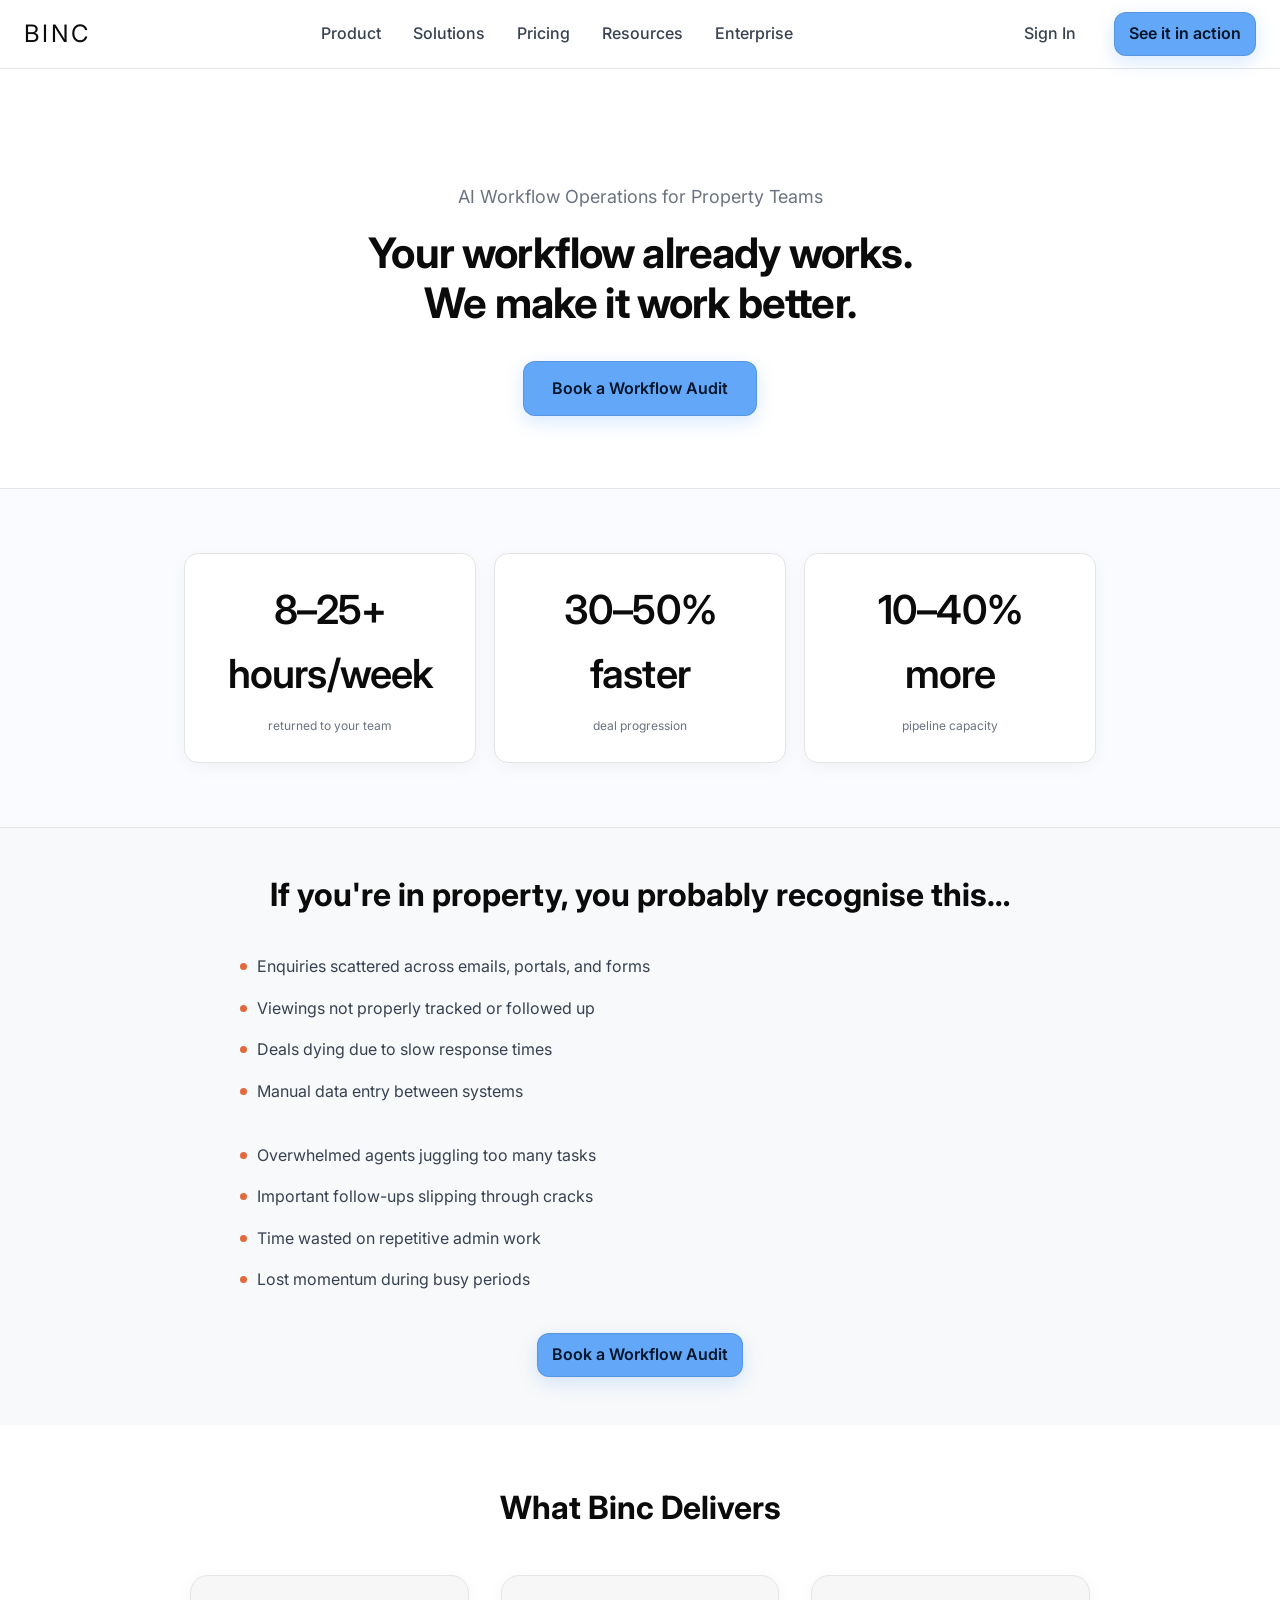
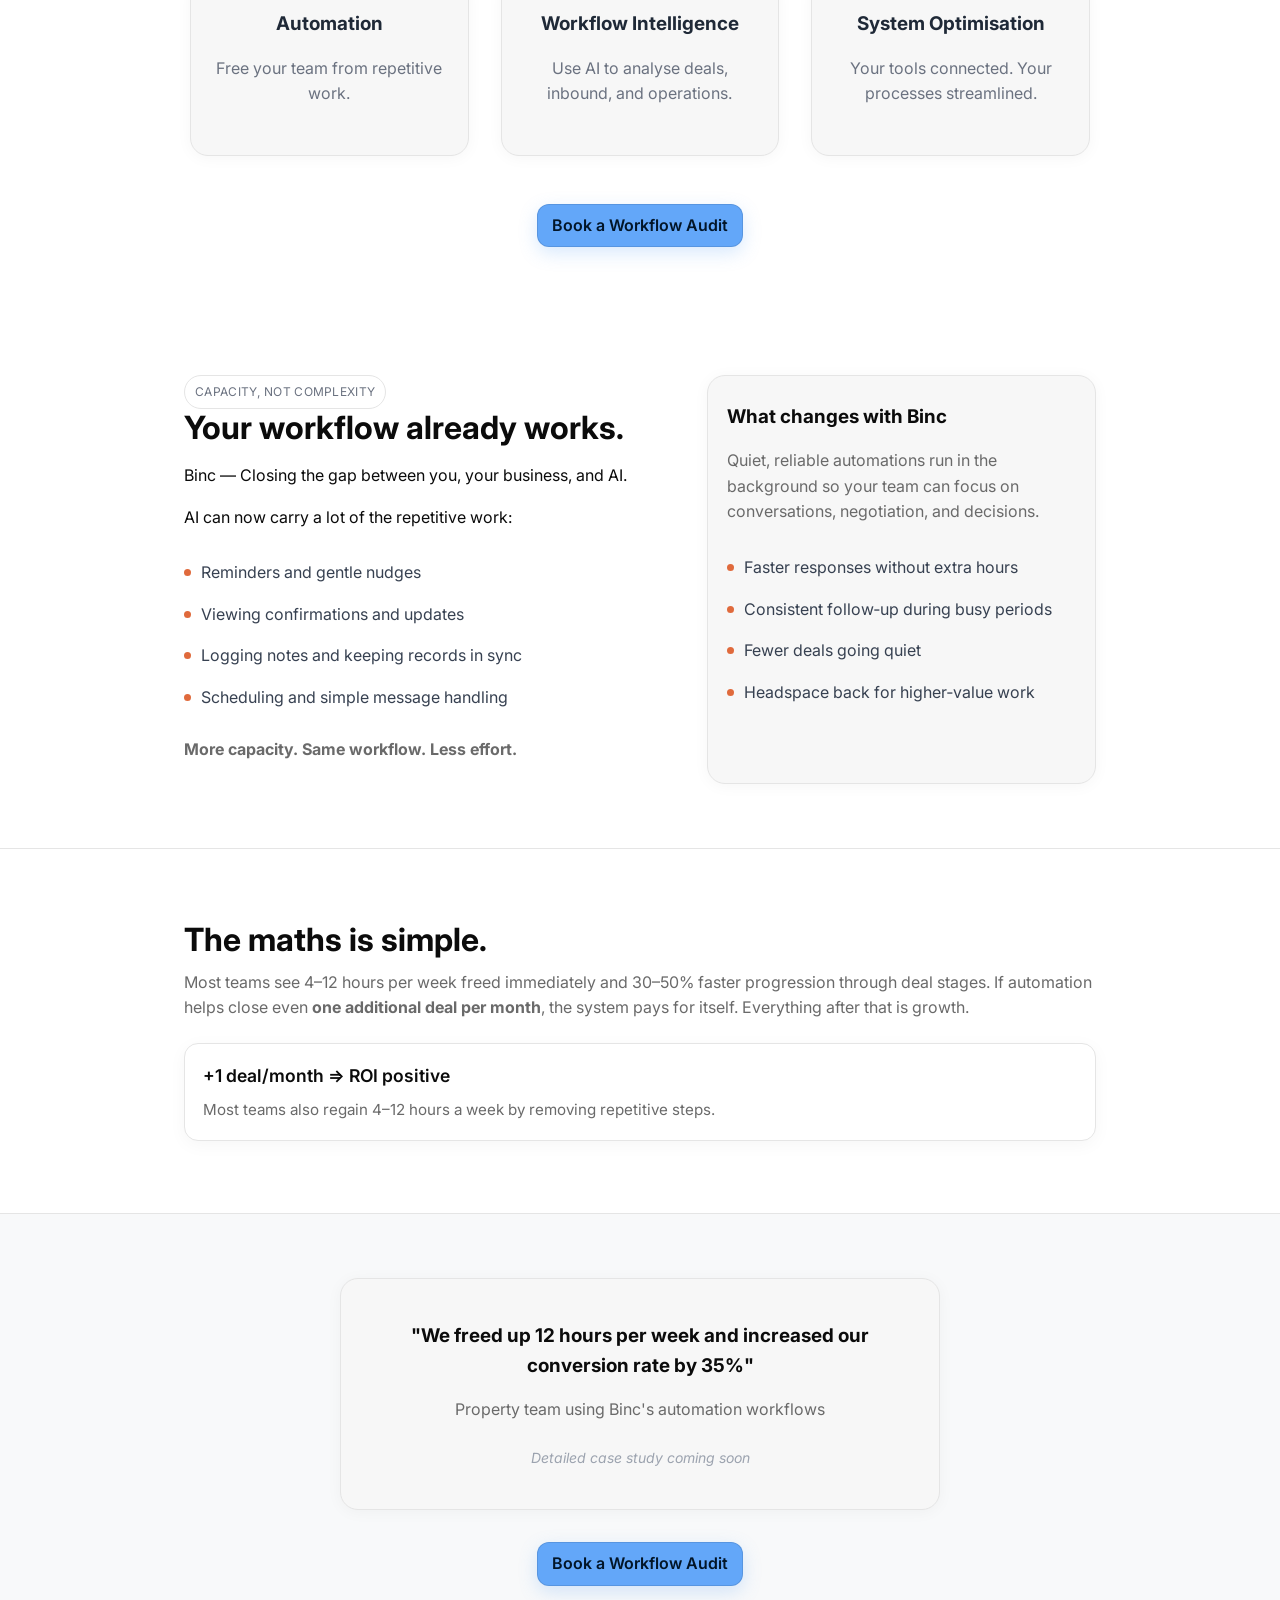
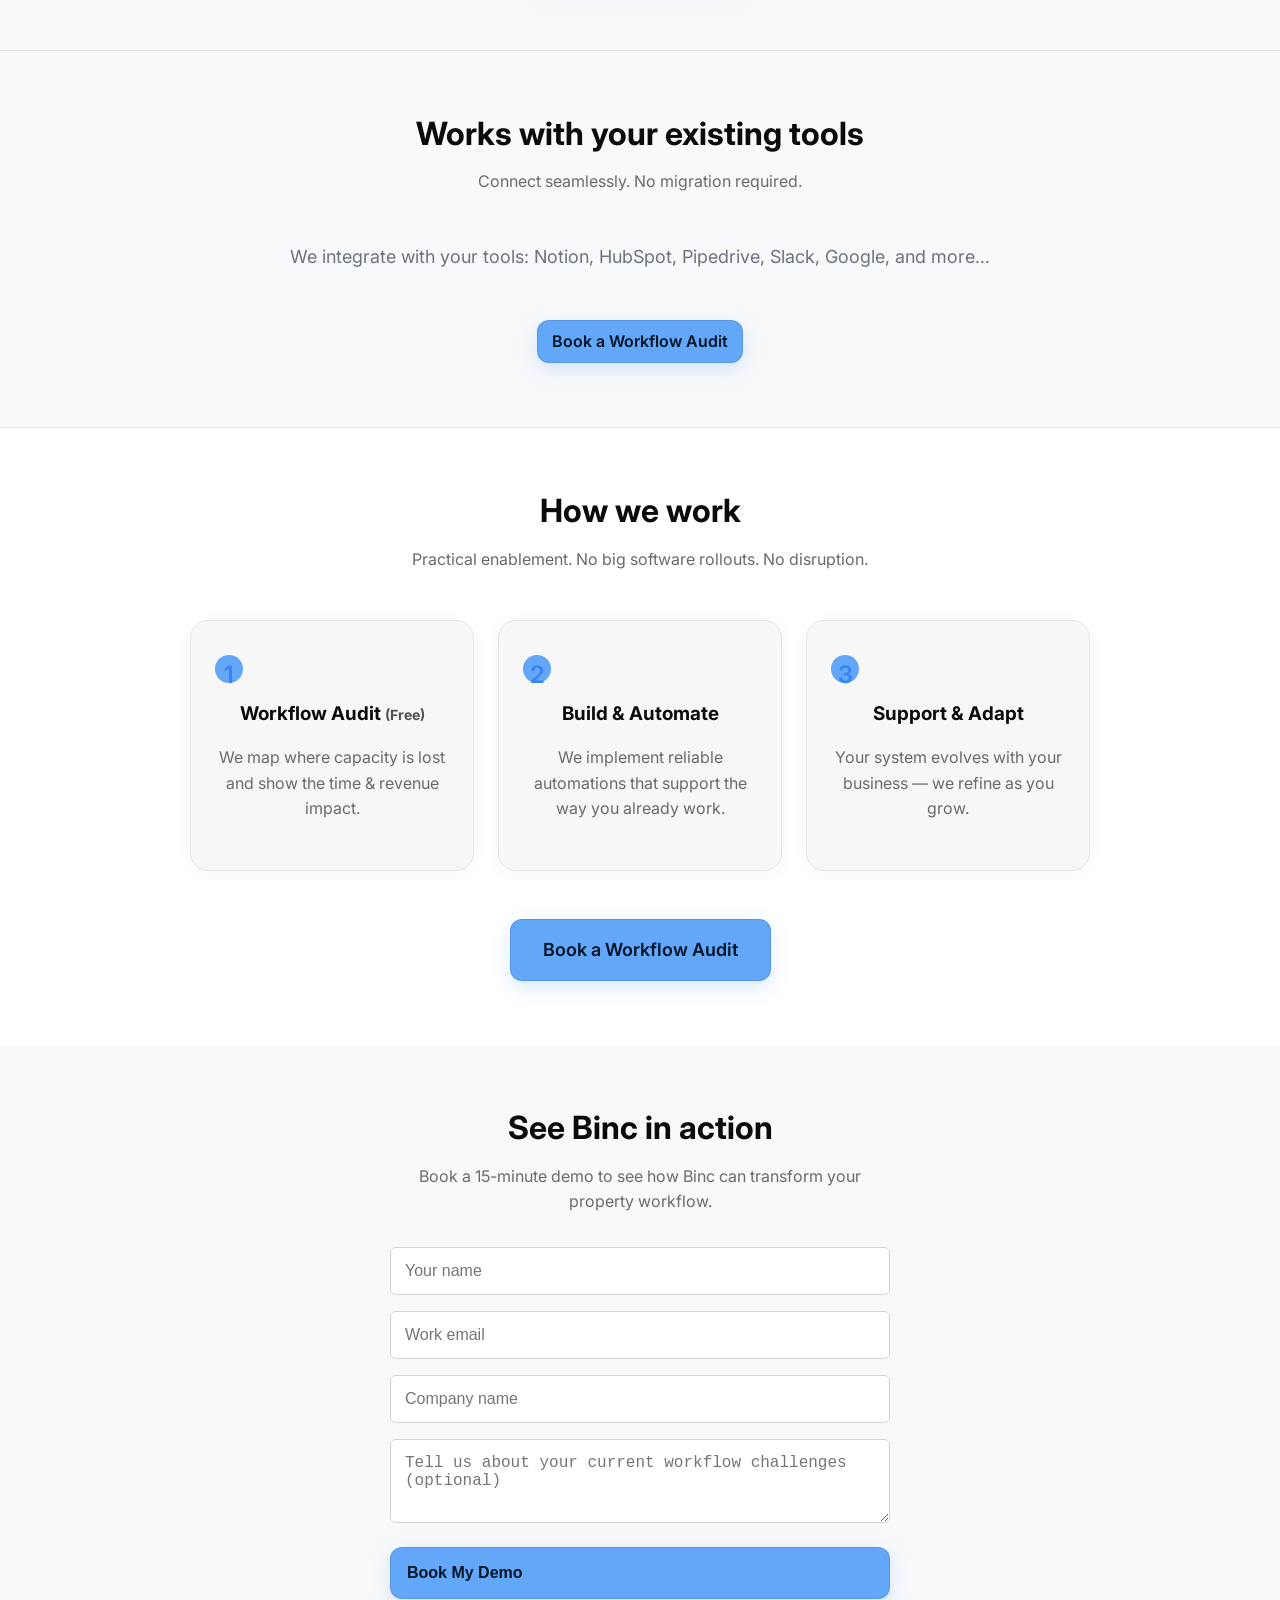
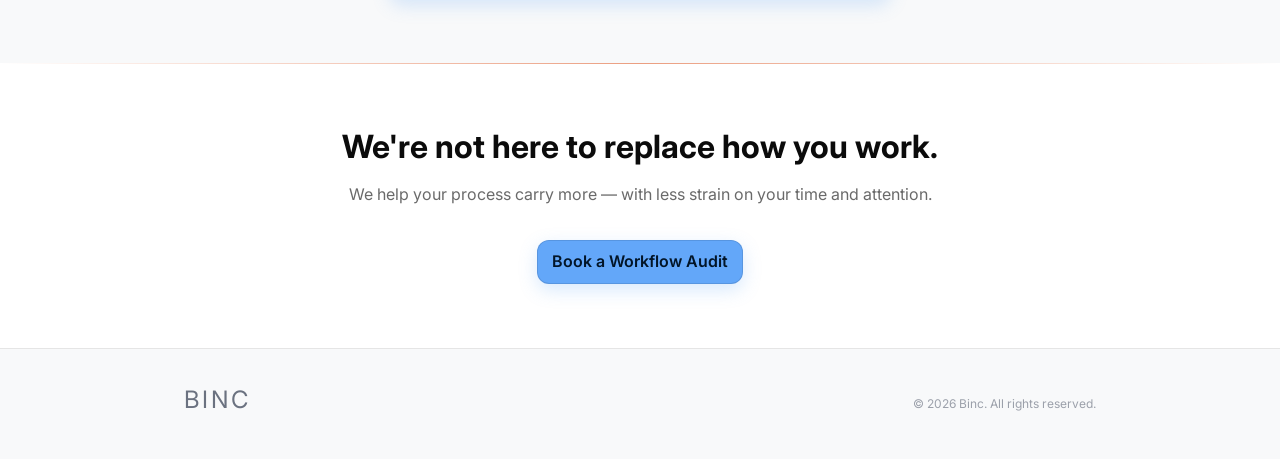
<file: index.html>
<!DOCTYPE html>
<html lang="en">
<head>
  <meta charset="utf-8" />
  <meta name="viewport" content="width=device-width, initial-scale=1" />
  <title>Binc — Expand your capacity by doing less</title>
  <meta name="description" content="Binc helps property businesses automate the repetitive parts of their workflow so more deals move forward without adding more hours." />
  <link rel="preconnect" href="https://fonts.googleapis.com">
  <link rel="preconnect" href="https://fonts.gstatic.com" crossorigin>
  <link href="https://fonts.googleapis.com/css2?family=Inter:wght@400;500;600;700&display=swap" rel="stylesheet">
  <link rel="stylesheet" href="./styles.css?v=10">
</head>
<body>
  <header>
    <nav class="wrap nav" aria-label="Main navigation" style="display: flex !important; align-items: center !important; width: 100% !important; max-width: none !important; padding: 16px 24px;">
      <div class="brand" aria-label="Binc home">
        <a href="./index.html" style="display:flex; align-items:center; text-decoration:none; color:inherit">
          <span style="font-size: 24px; font-weight: 400; letter-spacing: 0.1em;">BINC</span>
        </a>
      </div>
      
      <div style="display: flex; align-items: center; justify-content: center; flex: 1; gap: 32px;">
        <a href="./product.html" style="text-decoration: none; color: #374151; font-weight: 500; padding: 8px 0;">Product</a>
        <a href="./solutions.html" style="text-decoration: none; color: #374151; font-weight: 500; padding: 8px 0;">Solutions</a>
        <a href="./prices.html" style="text-decoration: none; color: #374151; font-weight: 500; padding: 8px 0;">Pricing</a>
        <a href="./resources.html" style="text-decoration: none; color: #374151; font-weight: 500; padding: 8px 0;">Resources</a>
        <a href="./enterprise.html" style="text-decoration: none; color: #374151; font-weight: 500; padding: 8px 0;">Enterprise</a>
      </div>

      <div style="display: flex; align-items: center; gap: 24px;">
        <a href="#signin" style="text-decoration: none; color: #374151; font-weight: 500; padding: 8px 0;">Sign In</a>
        <a href="#demo" class="btn btn-primary">See it in action</a>
      </div>
    </nav>
  </header>

  <main>
    <!-- HERO -->
    <section class="hero">
      <div class="wrap" style="text-align: center;">
        <p style="font-size: 18px; color: #6b7280; margin-bottom: 16px; font-weight: 400;">AI Workflow Operations for Property Teams</p>
        <h1 style="font-size: 42px; line-height: 1.2; margin-bottom: 24px; max-width: 600px; margin-left: auto; margin-right: auto;">Your workflow already works. We make it work better.</h1>
        <div class="actions" style="margin-top: 32px; justify-content: center;">
          <a href="#audit" class="btn btn-primary" style="font-size: 16px; padding: 14px 28px;">Book a Workflow Audit</a>
        </div>
      </div>
    </section>

    <!-- STAT BAR -->
    <section class="statbar">
      <div class="wrap stats-row">
  <div class="stat-box" data-tip="When repetitive steps happen automatically, your team stays focused on real conversations."><span class="num">8–25+ hours/week</span><span class="label">returned to your team</span></div>
  <div class="stat-box" data-tip="Momentum holds because follow-up never pauses during busy periods."><span class="num">30–50% faster</span><span class="label">deal progression</span></div>
  <div class="stat-box" data-tip="Reducing operational drag lets each person manage more live opportunities calmly."><span class="num">10–40% more</span><span class="label">pipeline capacity</span></div>
</div>
</section>

    <!-- PROPERTY PAIN POINTS -->
    <section style="background: #f8f9fa; padding: 48px 0;">
      <div class="wrap">
        <h2 style="text-align: center; margin-bottom: 32px;">If you're in property, you probably recognise this…</h2>
        <div class="grid" style="grid-template-columns: repeat(2, 1fr); gap: 24px; max-width: 800px; margin: 0 auto;">
          <div>
            <ul class="clean" style="font-size: 16px; line-height: 1.6;">
              <li>Enquiries scattered across emails, portals, and forms</li>
              <li>Viewings not properly tracked or followed up</li>
              <li>Deals dying due to slow response times</li>
              <li>Manual data entry between systems</li>
            </ul>
          </div>
          <div>
            <ul class="clean" style="font-size: 16px; line-height: 1.6;">
              <li>Overwhelmed agents juggling too many tasks</li>
              <li>Important follow-ups slipping through cracks</li>
              <li>Time wasted on repetitive admin work</li>
              <li>Lost momentum during busy periods</li>
            </ul>
          </div>
        </div>
        <div style="text-align: center; margin-top: 32px;">
          <a href="#audit" class="btn btn-primary">Book a Workflow Audit</a>
        </div>
      </div>
    </section>

    <!-- WHAT BINC DELIVERS -->
    <section style="padding: 64px 0;">
      <div class="wrap">
        <h2 style="text-align: center; margin-bottom: 48px;">What Binc Delivers</h2>
        <div class="cards" style="grid-template-columns: repeat(3, 1fr); gap: 32px; max-width: 900px; margin: 0 auto;">
          <div class="card" style="text-align: center; padding: 32px 24px;">
            <h3 style="margin-bottom: 16px; color: #1f2937;">Automation</h3>
            <p style="color: #6b7280;">Free your team from repetitive work.</p>
          </div>
          <div class="card" style="text-align: center; padding: 32px 24px;">
            <h3 style="margin-bottom: 16px; color: #1f2937;">Workflow Intelligence</h3>
            <p style="color: #6b7280;">Use AI to analyse deals, inbound, and operations.</p>
          </div>
          <div class="card" style="text-align: center; padding: 32px 24px;">
            <h3 style="margin-bottom: 16px; color: #1f2937;">System Optimisation</h3>
            <p style="color: #6b7280;">Your tools connected. Your processes streamlined.</p>
          </div>
        </div>
        <div style="text-align: center; margin-top: 48px;">
          <a href="#audit" class="btn btn-primary">Book a Workflow Audit</a>
        </div>
      </div>
    </section>

    <!-- CAPACITY SHIFT -->
    <section id="how">
      <div class="wrap grid-2">
        <div>
          <span class="pill">Capacity, not complexity</span>
          <h2>Your workflow already works.</h2>
          <p class="tagline">Binc — Closing the gap between you, your business, and AI.</p>
          <p>AI can now carry a lot of the repetitive work:</p>
          <ul class="clean">
            <li>Reminders and gentle nudges</li>
            <li>Viewing confirmations and updates</li>
            <li>Logging notes and keeping records in sync</li>
            <li>Scheduling and simple message handling</li>
          </ul>
          <p class="lead" style="margin-top:18px"><strong>More capacity. Same workflow. Less effort.</strong></p>
        </div>
        <div>
          <div class="card" style="height:100%">
            <h3 style="margin-top:0">What changes with Binc</h3>
            <p class="muted">Quiet, reliable automations run in the background so your team can focus on conversations, negotiation, and decisions.</p>
            <ul class="clean">
              <li>Faster responses without extra hours</li>
              <li>Consistent follow‑up during busy periods</li>
              <li>Fewer deals going quiet</li>
              <li>Headspace back for higher‑value work</li>
            </ul>
          </div>
        </div>
      </div>
    </section>
    <!-- ROI -->
    <section class="roi">
      <div class="wrap">
        <h2>The maths is simple.</h2>
        <p class="lead">Most teams see 4–12 hours per week freed immediately and 30–50% faster progression through deal stages. If automation helps close even <strong>one additional deal per month</strong>, the system pays for itself. Everything after that is growth.</p>
        <div class="card" role="note" aria-label="ROI example">
          <div class="stat">+1 deal/month ⇒ ROI positive</div>
          <div class="muted">Most teams also regain 4–12 hours a week by removing repetitive steps.</div>
        </div>
      </div>
    </section>

    <!-- CREDIBILITY -->
    <section style="background: #f8f9fa; padding: 64px 0;">
      <div class="wrap">
        <div class="card" style="max-width: 600px; margin: 0 auto; text-align: center; padding: 40px;">
          <h3 style="margin-bottom: 16px;">"We freed up 12 hours per week and increased our conversion rate by 35%"</h3>
          <p class="muted" style="margin-bottom: 24px;">Property team using Binc's automation workflows</p>
          <div style="font-size: 14px; color: #9ca3af;">
            <em>Detailed case study coming soon</em>
          </div>
        </div>
        <div style="text-align: center; margin-top: 32px;">
          <a href="#audit" class="btn btn-primary">Book a Workflow Audit</a>
        </div>
      </div>
    </section>

    <!-- INTEGRATIONS -->
    <section id="integrations" class="integrations" style="background: #f8f9fa; padding: 64px 0;">
      <div class="wrap">
        <h2 style="text-align: center; margin-bottom: 16px;">Works with your existing tools</h2>
        <p class="lead" style="text-align: center; margin-bottom: 48px;">Connect seamlessly. No migration required.</p>
        
        <div style="text-align: center; margin: 48px 0;">
          <p style="font-size: 18px; color: #6b7280; margin: 0;">We integrate with your tools: Notion, HubSpot, Pipedrive, Slack, Google, and more…</p>
        </div>

        <div style="text-align: center; margin-top: 48px;">
          <a href="#audit" class="btn btn-primary">Book a Workflow Audit</a>
        </div>
      </div>
    </section>

    <!-- PROCESS -->
    <section id="audit" style="padding: 64px 0;">
      <div class="wrap">
        <h2 style="text-align: center; margin-bottom: 16px;">How we work</h2>
        <p class="lead" style="text-align: center; margin-bottom: 48px;">Practical enablement. No big software rollouts. No disruption.</p>
        <div class="cards" aria-label="Process steps" style="grid-template-columns:repeat(3,1fr); gap:24px; max-width: 900px; margin: 0 auto;">
  <div class="card" style="text-align: center; padding: 32px 24px;">
    <h3><span class="index" style="display: block; margin-bottom: 16px; font-size: 24px; color: #3b82f6;">1</span>Workflow Audit <span style="opacity:.7; font-size: 14px;">(Free)</span></h3>
    <p>We map where capacity is lost and show the time & revenue impact.</p>
  </div>
  <div class="card" style="text-align: center; padding: 32px 24px;">
    <h3><span class="index" style="display: block; margin-bottom: 16px; font-size: 24px; color: #3b82f6;">2</span>Build & Automate</h3>
    <p>We implement reliable automations that support the way you already work.</p>
  </div>
  <div class="card" style="text-align: center; padding: 32px 24px;">
    <h3><span class="index" style="display: block; margin-bottom: 16px; font-size: 24px; color: #3b82f6;">3</span>Support & Adapt</h3>
    <p>Your system evolves with your business — we refine as you grow.</p>
  </div>
</div>
<div style="text-align: center; margin-top: 48px;">
  <a class="btn btn-primary" href="#audit" style="font-size: 18px; padding: 16px 32px;">Book a Workflow Audit</a>
</div>
      </div>
    </section>

    <!-- DEMO FORM -->
    <section id="demo" style="background: #f8f9fa; padding: 64px 0;">
      <div class="wrap">
        <div style="max-width: 500px; margin: 0 auto; text-align: center;">
          <h2 style="margin-bottom: 16px;">See Binc in action</h2>
          <p class="lead" style="margin-bottom: 32px;">Book a 15-minute demo to see how Binc can transform your property workflow.</p>
          
          <form style="display: flex; flex-direction: column; gap: 16px;">
            <input type="text" name="name" placeholder="Your name" required style="padding: 14px; border: 1px solid #d1d5db; border-radius: 6px; font-size: 16px;" />
            <input type="email" name="email" placeholder="Work email" required style="padding: 14px; border: 1px solid #d1d5db; border-radius: 6px; font-size: 16px;" />
            <input type="text" name="company" placeholder="Company name" required style="padding: 14px; border: 1px solid #d1d5db; border-radius: 6px; font-size: 16px;" />
            <textarea name="message" placeholder="Tell us about your current workflow challenges (optional)" rows="3" style="padding: 14px; border: 1px solid #d1d5db; border-radius: 6px; font-size: 16px; resize: vertical;"></textarea>
            <button type="submit" class="btn btn-primary" style="margin-top: 8px; font-size: 16px; padding: 16px;">Book My Demo</button>
          </form>
        </div>
      </div>
    </section>

    <!-- REASSURANCE -->
    <div class="bar" aria-hidden="true"></div>
    <section style="padding: 64px 0;">
      <div class="wrap">
        <h2 style="text-align: center; margin-bottom: 16px;">We're not here to replace how you work.</h2>
        <p class="lead" style="text-align: center; margin-bottom: 32px;">We help your process carry more — with less strain on your time and attention.</p>
        <div style="text-align: center;">
          <a href="#audit" class="btn btn-primary">Book a Workflow Audit</a>
        </div>
      </div>
    </section>
  </main>

  <footer style="background: #f8f9fa; padding: 32px 0;">
    <div class="wrap row" style="text-align: center;">
      <div style="font-size: 24px; font-weight: 400; letter-spacing: 0.1em; margin-bottom: 8px;">BINC</div>
      <div class="tiny">© <span id="y"></span> Binc. All rights reserved.</div>
    </div>
  </footer>

  <script>
    // Update year
    document.getElementById('y').textContent = new Date().getFullYear();
  </script>
</body>
</html>
</file>
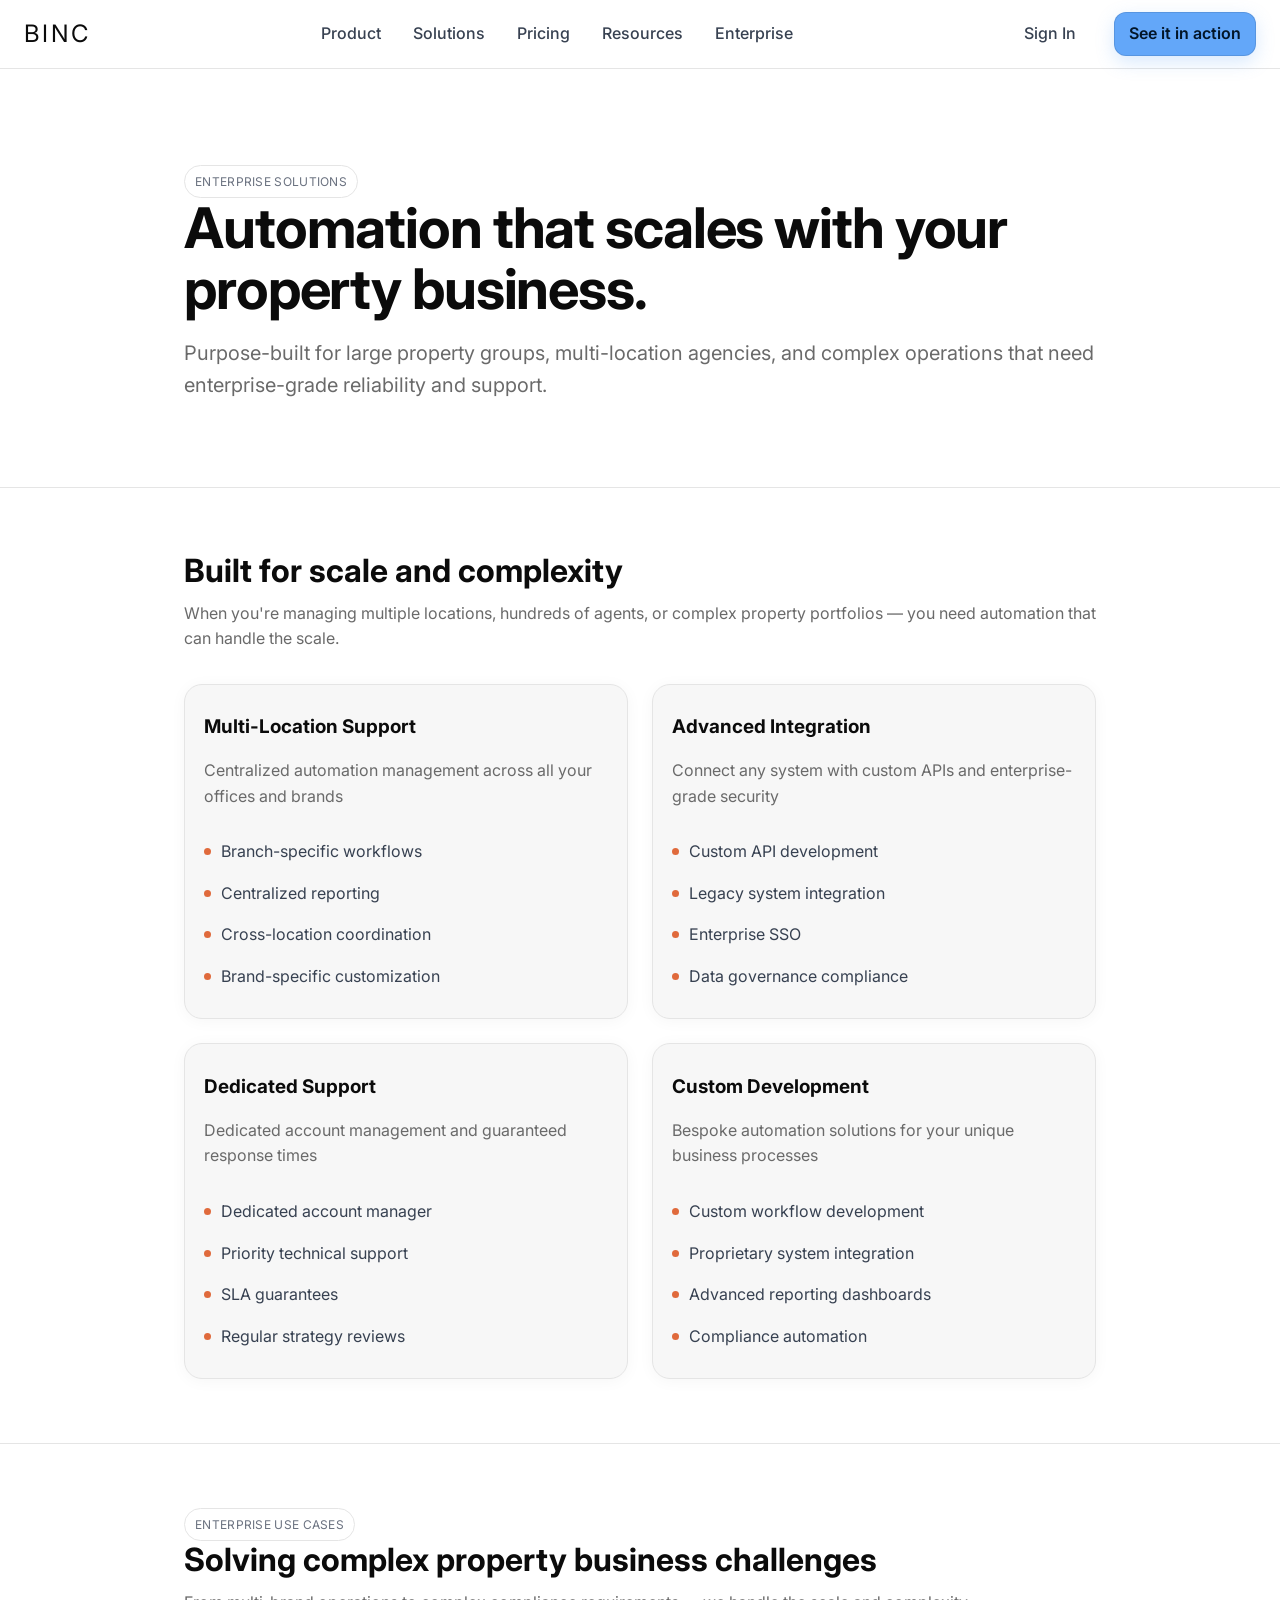
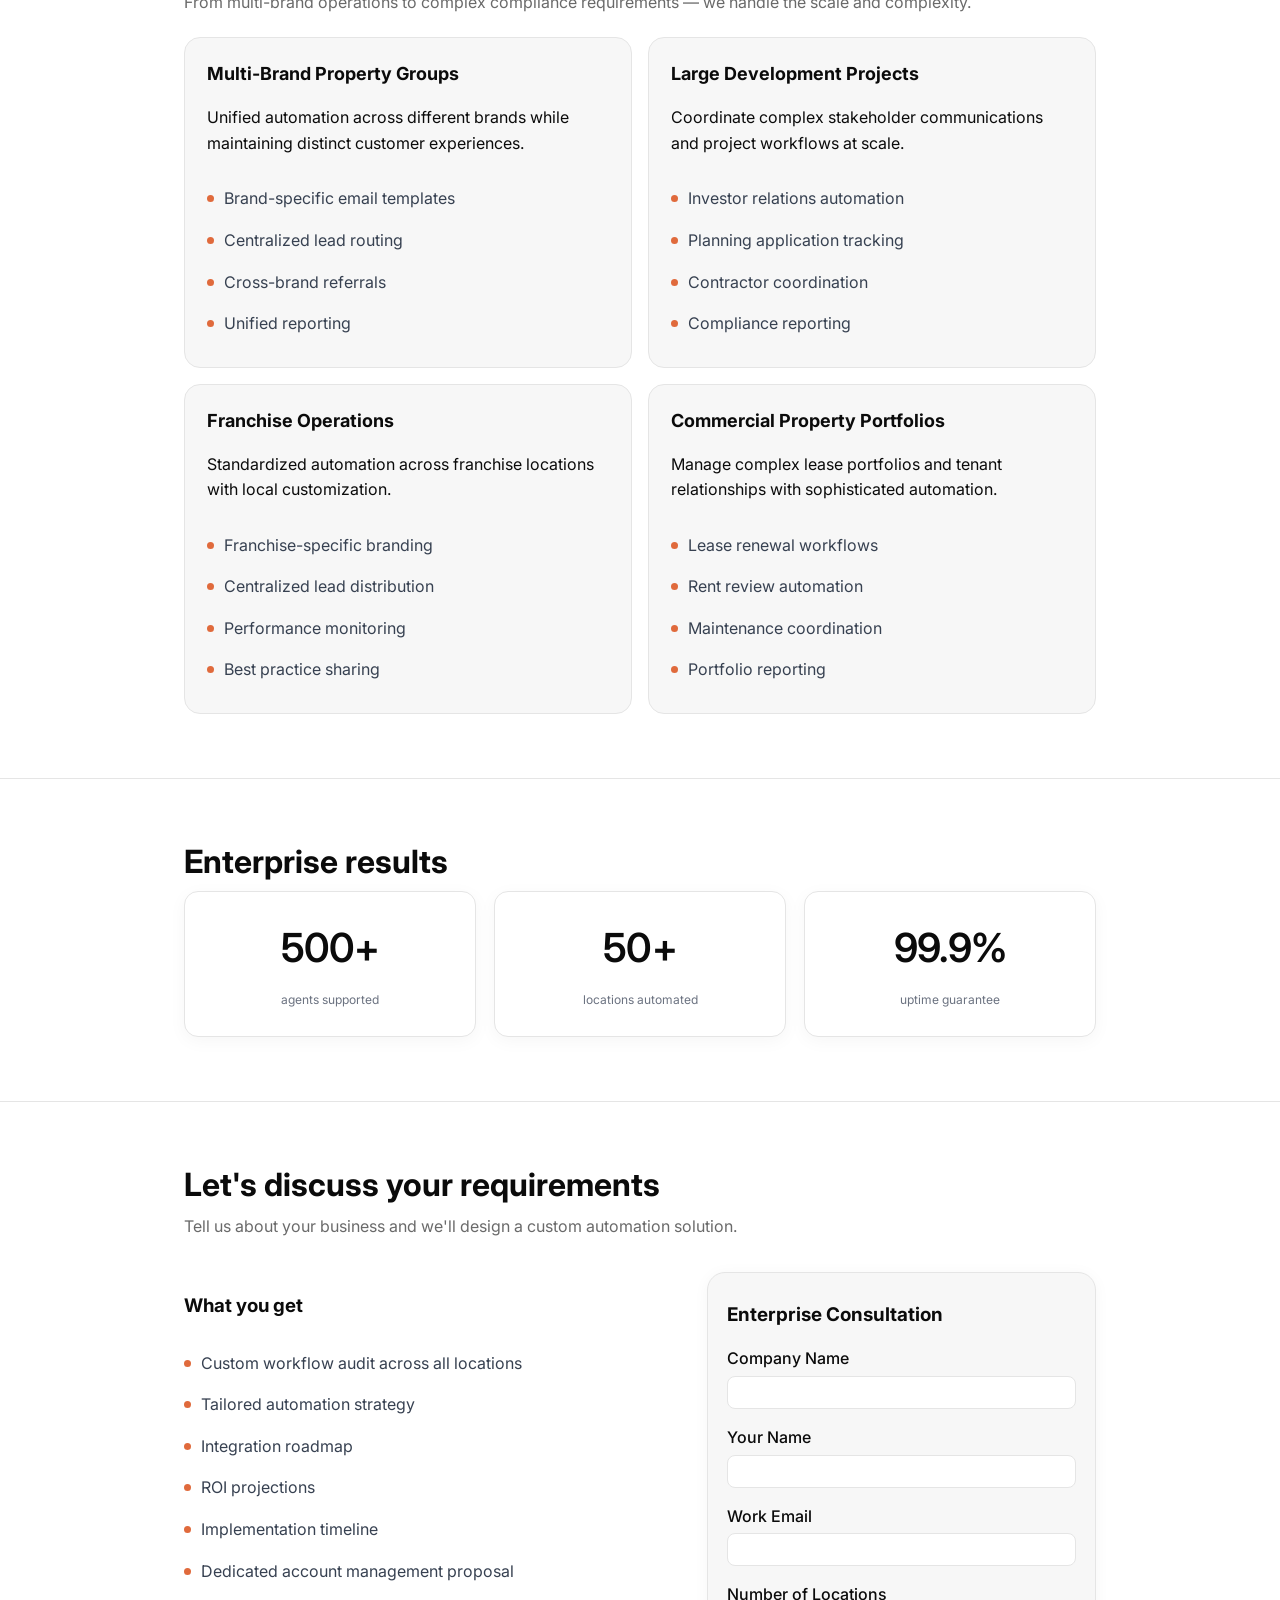
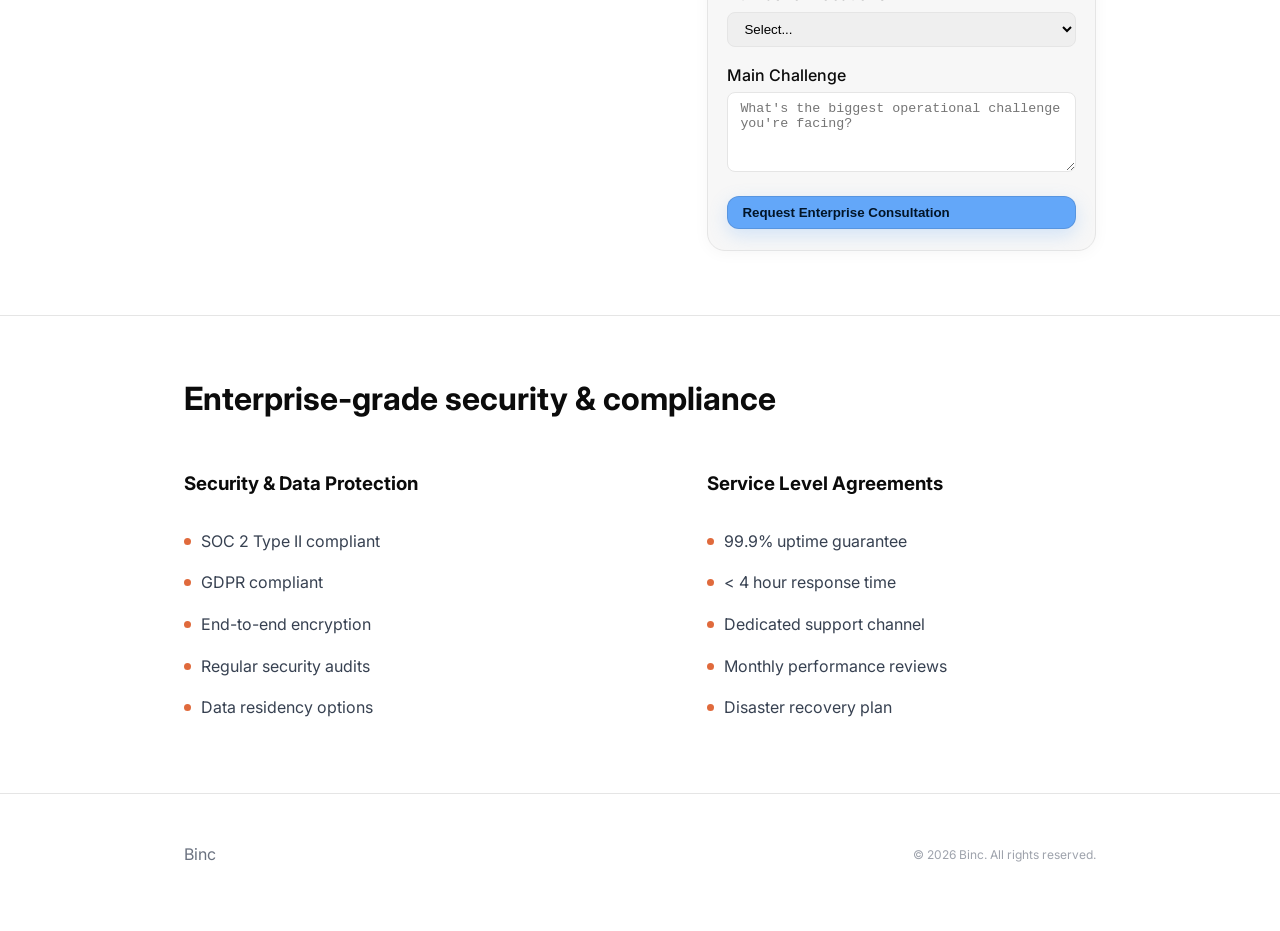
<file: enterprise.html>
<!DOCTYPE html>
<html lang="en">
<head>
  <meta charset="utf-8" />
  <meta name="viewport" content="width=device-width, initial-scale=1" />
  <title>Enterprise — Binc AI for Large Property Businesses</title>
  <meta name="description" content="Enterprise-grade AI workflow automation for large property businesses, groups, and multi-location operations." />
  <link rel="preconnect" href="https://fonts.googleapis.com">
  <link rel="preconnect" href="https://fonts.gstatic.com" crossorigin>
  <link href="https://fonts.googleapis.com/css2?family=Inter:wght@400;500;600;700&display=swap" rel="stylesheet">
  <link rel="stylesheet" href="./styles.css?v=9">
</head>
<body>
  <header>
    <nav class="wrap nav" aria-label="Main navigation" style="display: flex !important; align-items: center !important; width: 100% !important; max-width: none !important; padding: 16px 24px;">
      <div class="brand" aria-label="Binc home">
        <a href="./index.html" style="display:flex; align-items:center; text-decoration:none; color:inherit">
          <span style="font-size: 24px; font-weight: 400; letter-spacing: 0.1em;">BINC</span>
        </a>
      </div>
      
      <div style="display: flex; align-items: center; justify-content: center; flex: 1; gap: 32px;">
        <a href="./product.html" style="text-decoration: none; color: #374151; font-weight: 500; padding: 8px 0;">Product</a>
        <a href="./solutions.html" style="text-decoration: none; color: #374151; font-weight: 500; padding: 8px 0;">Solutions</a>
        <a href="./prices.html" style="text-decoration: none; color: #374151; font-weight: 500; padding: 8px 0;">Pricing</a>
        <a href="./resources.html" style="text-decoration: none; color: #374151; font-weight: 500; padding: 8px 0;">Resources</a>
        <a href="./enterprise.html" style="text-decoration: none; color: #374151; font-weight: 500; padding: 8px 0;">Enterprise</a>
      </div>

      <div style="display: flex; align-items: center; gap: 24px;">
        <a href="#signin" style="text-decoration: none; color: #374151; font-weight: 500; padding: 8px 0;">Sign In</a>
        <a href="./index.html#demo" class="btn btn-primary">See it in action</a>
      </div>
    </nav>
  </header>

  <main>
    <!-- HERO -->
    <section class="hero">
      <div class="wrap">
        <span class="pill">Enterprise Solutions</span>
        <h1>Automation that scales with your property business.</h1>
        <p class="sub">Purpose-built for large property groups, multi-location agencies, and complex operations that need enterprise-grade reliability and support.</p>
      </div>
    </section>

    <!-- ENTERPRISE FEATURES -->
    <section>
      <div class="wrap">
        <h2>Built for scale and complexity</h2>
        <p class="lead">When you're managing multiple locations, hundreds of agents, or complex property portfolios — you need automation that can handle the scale.</p>
        
        <div class="cards" style="grid-template-columns:repeat(2,1fr); gap:24px; margin-top:32px">
          <div class="card">
            <h3>Multi-Location Support</h3>
            <p class="muted">Centralized automation management across all your offices and brands</p>
            <ul class="clean">
              <li>Branch-specific workflows</li>
              <li>Centralized reporting</li>
              <li>Cross-location coordination</li>
              <li>Brand-specific customization</li>
            </ul>
          </div>
          
          <div class="card">
            <h3>Advanced Integration</h3>
            <p class="muted">Connect any system with custom APIs and enterprise-grade security</p>
            <ul class="clean">
              <li>Custom API development</li>
              <li>Legacy system integration</li>
              <li>Enterprise SSO</li>
              <li>Data governance compliance</li>
            </ul>
          </div>
          
          <div class="card">
            <h3>Dedicated Support</h3>
            <p class="muted">Dedicated account management and guaranteed response times</p>
            <ul class="clean">
              <li>Dedicated account manager</li>
              <li>Priority technical support</li>
              <li>SLA guarantees</li>
              <li>Regular strategy reviews</li>
            </ul>
          </div>
          
          <div class="card">
            <h3>Custom Development</h3>
            <p class="muted">Bespoke automation solutions for your unique business processes</p>
            <ul class="clean">
              <li>Custom workflow development</li>
              <li>Proprietary system integration</li>
              <li>Advanced reporting dashboards</li>
              <li>Compliance automation</li>
            </ul>
          </div>
        </div>
      </div>
    </section>

    <!-- USE CASES -->
    <section class="integrations">
      <div class="wrap">
        <span class="pill">Enterprise Use Cases</span>
        <h2>Solving complex property business challenges</h2>
        <p class="lead">From multi-brand operations to complex compliance requirements — we handle the scale and complexity.</p>
        
        <div class="grid" aria-label="Enterprise use cases">
          <div class="bucket">
            <h3>Multi-Brand Property Groups</h3>
            <p class="muted">Unified automation across different brands while maintaining distinct customer experiences.</p>
            <ul class="clean">
              <li>Brand-specific email templates</li>
              <li>Centralized lead routing</li>
              <li>Cross-brand referrals</li>
              <li>Unified reporting</li>
            </ul>
          </div>
          
          <div class="bucket">
            <h3>Large Development Projects</h3>
            <p class="muted">Coordinate complex stakeholder communications and project workflows at scale.</p>
            <ul class="clean">
              <li>Investor relations automation</li>
              <li>Planning application tracking</li>
              <li>Contractor coordination</li>
              <li>Compliance reporting</li>
            </ul>
          </div>
          
          <div class="bucket">
            <h3>Franchise Operations</h3>
            <p class="muted">Standardized automation across franchise locations with local customization.</p>
            <ul class="clean">
              <li>Franchise-specific branding</li>
              <li>Centralized lead distribution</li>
              <li>Performance monitoring</li>
              <li>Best practice sharing</li>
            </ul>
          </div>
          
          <div class="bucket">
            <h3>Commercial Property Portfolios</h3>
            <p class="muted">Manage complex lease portfolios and tenant relationships with sophisticated automation.</p>
            <ul class="clean">
              <li>Lease renewal workflows</li>
              <li>Rent review automation</li>
              <li>Maintenance coordination</li>
              <li>Portfolio reporting</li>
            </ul>
          </div>
        </div>
      </div>
    </section>

    <!-- ENTERPRISE STATS -->
    <section>
      <div class="wrap">
        <h2>Enterprise results</h2>
        <div class="stats-row" style="background:transparent; border:none; padding:0">
          <div class="stat-box">
            <span class="num">500+</span>
            <span class="label">agents supported</span>
          </div>
          <div class="stat-box">
            <span class="num">50+</span>
            <span class="label">locations automated</span>
          </div>
          <div class="stat-box">
            <span class="num">99.9%</span>
            <span class="label">uptime guarantee</span>
          </div>
        </div>
      </div>
    </section>

    <!-- ENTERPRISE CONTACT FORM -->
    <section class="integrations">
      <div class="wrap">
        <h2>Let's discuss your requirements</h2>
        <p class="lead">Tell us about your business and we'll design a custom automation solution.</p>
        
        <div class="grid-2" style="margin-top:32px">
          <div>
            <h3>What you get</h3>
            <ul class="clean">
              <li>Custom workflow audit across all locations</li>
              <li>Tailored automation strategy</li>
              <li>Integration roadmap</li>
              <li>ROI projections</li>
              <li>Implementation timeline</li>
              <li>Dedicated account management proposal</li>
            </ul>
          </div>
          
          <div class="card">
            <h3>Enterprise Consultation</h3>
            <form style="margin-top:16px">
              <div style="margin-bottom:16px">
                <label style="display:block; margin-bottom:4px; font-weight:500">Company Name</label>
                <input type="text" name="company" required style="width:100%; padding:8px 12px; border:1px solid var(--line); border-radius:8px">
              </div>
              <div style="margin-bottom:16px">
                <label style="display:block; margin-bottom:4px; font-weight:500">Your Name</label>
                <input type="text" name="name" required style="width:100%; padding:8px 12px; border:1px solid var(--line); border-radius:8px">
              </div>
              <div style="margin-bottom:16px">
                <label style="display:block; margin-bottom:4px; font-weight:500">Work Email</label>
                <input type="email" name="email" required style="width:100%; padding:8px 12px; border:1px solid var(--line); border-radius:8px">
              </div>
              <div style="margin-bottom:16px">
                <label style="display:block; margin-bottom:4px; font-weight:500">Number of Locations</label>
                <select name="locations" required style="width:100%; padding:8px 12px; border:1px solid var(--line); border-radius:8px">
                  <option value="">Select...</option>
                  <option value="5-10">5-10 locations</option>
                  <option value="11-25">11-25 locations</option>
                  <option value="26-50">26-50 locations</option>
                  <option value="50+">50+ locations</option>
                </select>
              </div>
              <div style="margin-bottom:16px">
                <label style="display:block; margin-bottom:4px; font-weight:500">Main Challenge</label>
                <textarea name="challenge" placeholder="What's the biggest operational challenge you're facing?" style="width:100%; padding:8px 12px; border:1px solid var(--line); border-radius:8px; min-height:80px"></textarea>
              </div>
              <button type="submit" class="btn btn-primary" style="width:100%">Request Enterprise Consultation</button>
            </form>
          </div>
        </div>
      </div>
    </section>

    <!-- SECURITY & COMPLIANCE -->
    <section>
      <div class="wrap">
        <h2>Enterprise-grade security & compliance</h2>
        <div class="grid-2" style="margin-top:32px">
          <div>
            <h3>Security & Data Protection</h3>
            <ul class="clean">
              <li>SOC 2 Type II compliant</li>
              <li>GDPR compliant</li>
              <li>End-to-end encryption</li>
              <li>Regular security audits</li>
              <li>Data residency options</li>
            </ul>
          </div>
          <div>
            <h3>Service Level Agreements</h3>
            <ul class="clean">
              <li>99.9% uptime guarantee</li>
              <li>< 4 hour response time</li>
              <li>Dedicated support channel</li>
              <li>Monthly performance reviews</li>
              <li>Disaster recovery plan</li>
            </ul>
          </div>
        </div>
      </div>
    </section>
  </main>

  <footer>
    <div class="wrap row">
      <div>Binc</div>
      <div class="tiny">© <span id="y"></span> Binc. All rights reserved.</div>
    </div>
  </footer>

  <script>
    document.getElementById('y').textContent = new Date().getFullYear();
  </script>
</body>
</html>
</file>
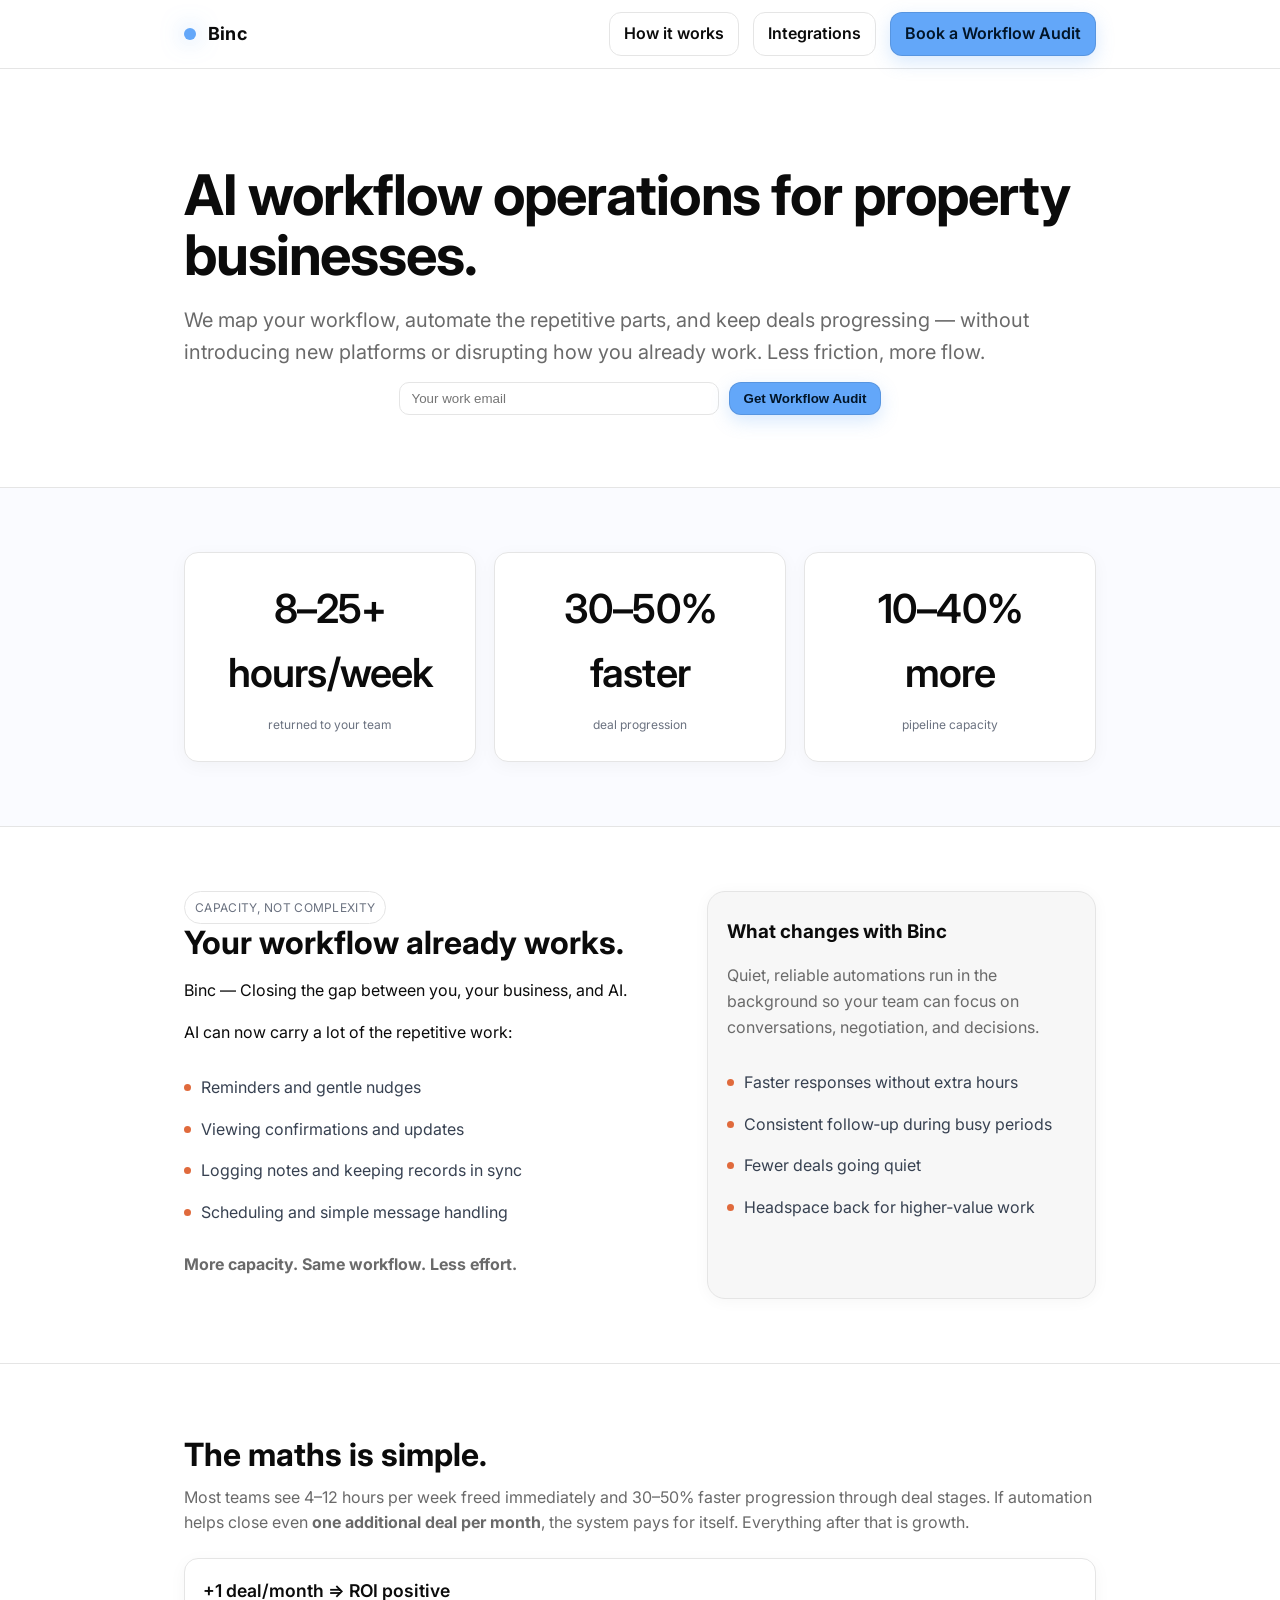
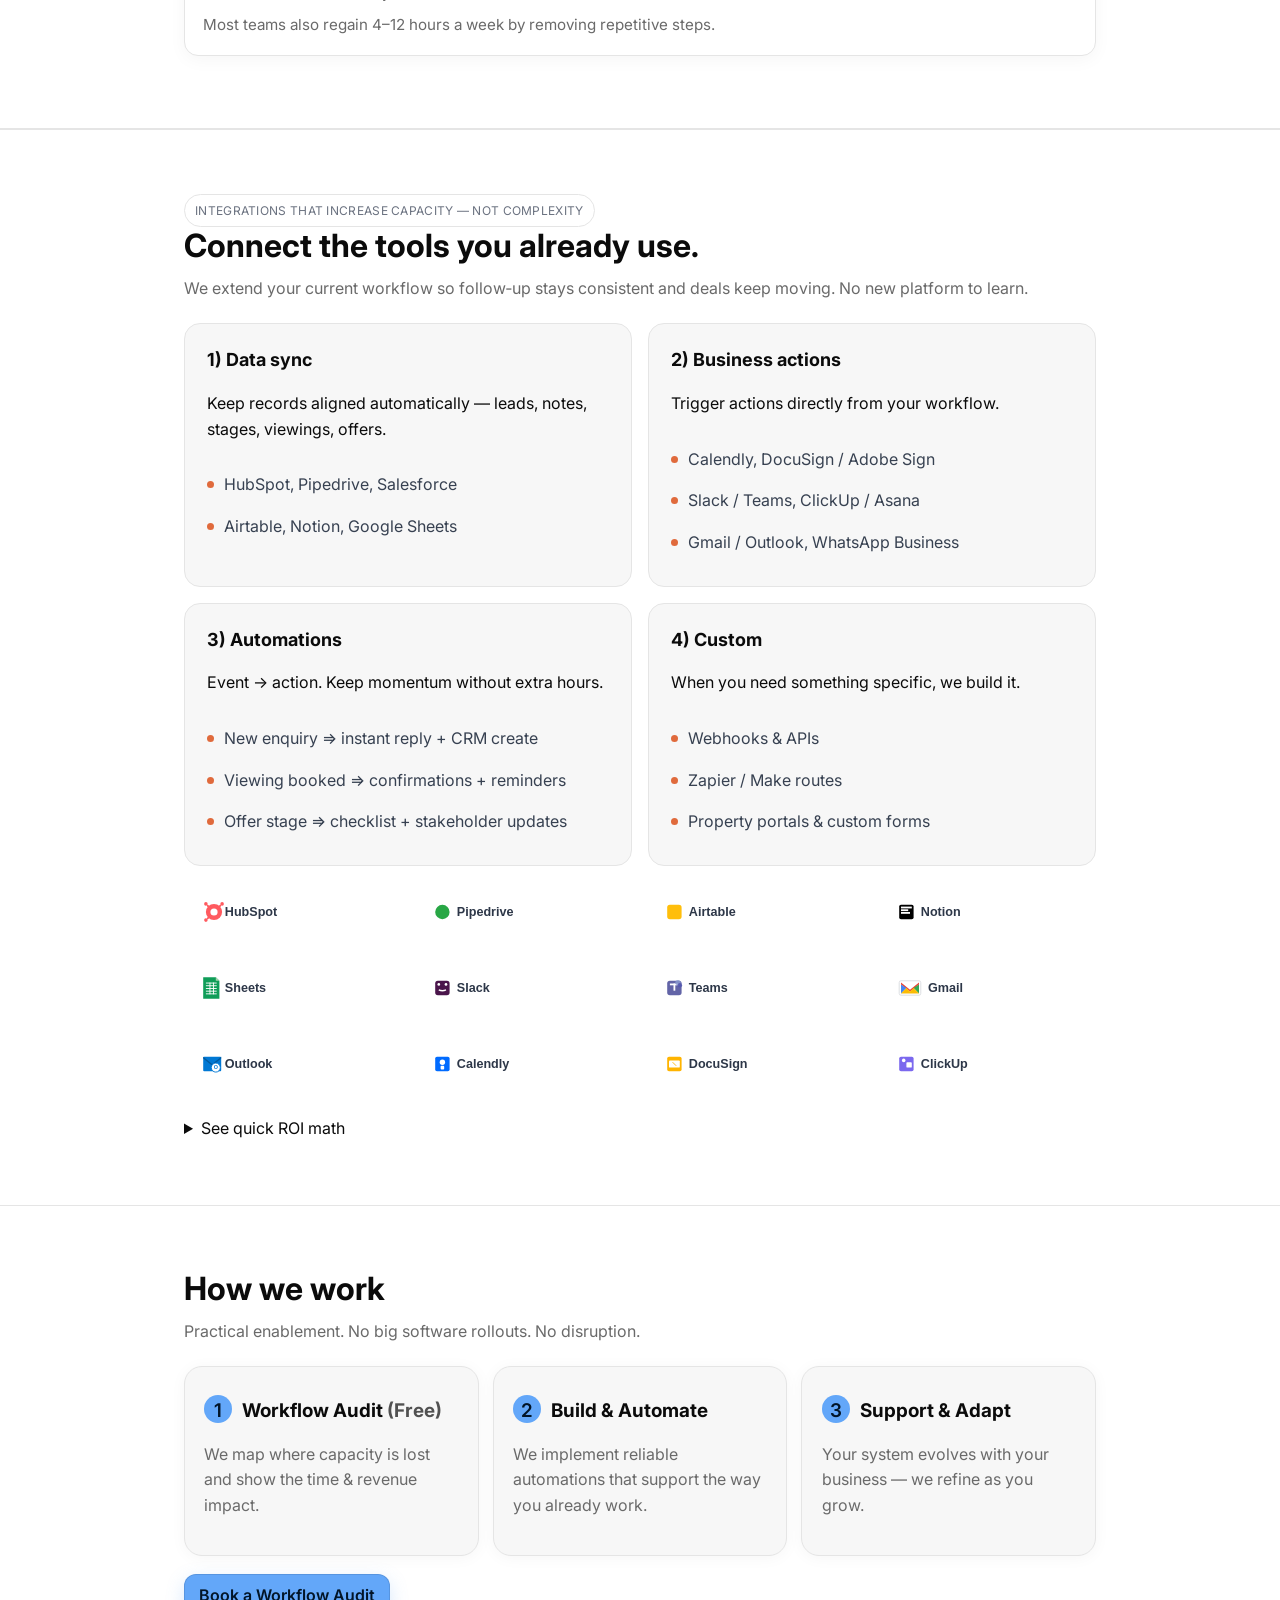
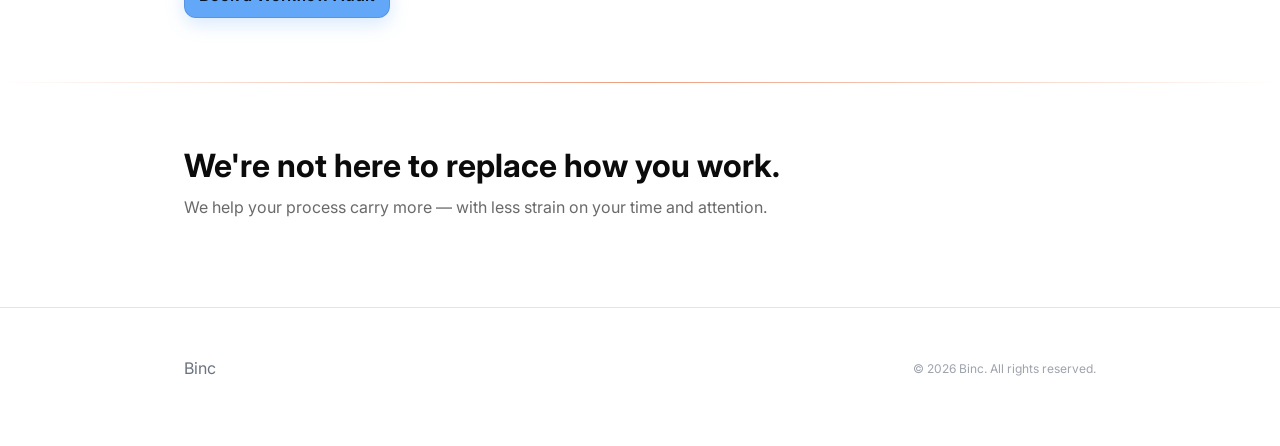
<file: index_new.html>
<!DOCTYPE html>
<html lang="en">
<head>
  <meta charset="utf-8" />
  <meta name="viewport" content="width=device-width, initial-scale=1" />
  <title>Binc — Expand your capacity by doing less</title>
  <meta name="description" content="Binc helps property businesses automate the repetitive parts of their workflow so more deals move forward without adding more hours." />
  <link rel="preconnect" href="https://fonts.googleapis.com">
  <link rel="preconnect" href="https://fonts.gstatic.com" crossorigin>
  <link href="https://fonts.googleapis.com/css2?family=Inter:wght@400;500;600;700&display=swap" rel="stylesheet">
  <link rel="stylesheet" href="./styles.css?v=6">
</head>
<body>
  <header>
    <nav class="wrap nav" aria-label="Main navigation">
      <div class="brand" aria-label="Binc home">
        <div class="dot" aria-hidden="true"></div>
        <span>Binc</span>
      </div>
      <div>
        <a href="#how" class="btn btn-ghost">How it works</a>
        <a href="#integrations" class="btn btn-ghost">Integrations</a>
        <a href="#audit" class="btn btn-primary">Book a Workflow Audit</a>
      </div>
    </nav>
  </header>

  <main>
    <!-- HERO -->
    <section class="hero">
      <div class="wrap">
        <h1>AI workflow operations for property businesses.</h1>
        <p class="sub">We map your workflow, automate the repetitive parts, and keep deals progressing — without introducing new platforms or disrupting how you already work. Less friction, more flow.</p>
        <form id="lead-form" class="actions lead-form" action="#" method="post">
  <input type="email" name="email" placeholder="Your work email" required class="lead-input" />
  <button type="submit" class="btn btn-primary">Get Workflow Audit</button>
</form>
        
      </div>
    </section>

    <!-- STAT BAR -->
    <section class="statbar">
      <div class="wrap stats-row">
  <div class="stat-box" data-tip="When repetitive steps happen automatically, your team stays focused on real conversations."><span class="num">8–25+ hours/week</span><span class="label">returned to your team</span></div>
  <div class="stat-box" data-tip="Momentum holds because follow-up never pauses during busy periods."><span class="num">30–50% faster</span><span class="label">deal progression</span></div>
  <div class="stat-box" data-tip="Reducing operational drag lets each person manage more live opportunities calmly."><span class="num">10–40% more</span><span class="label">pipeline capacity</span></div>
</div>
</section>

    <!-- CAPACITY SHIFT -->
    <section id="how">
      <div class="wrap grid-2">
        <div>
          <span class="pill">Capacity, not complexity</span>
          <h2>Your workflow already works.</h2>
          <p class="tagline">Binc — Closing the gap between you, your business, and AI.</p>
          <p>AI can now carry a lot of the repetitive work:</p>
          <ul class="clean">
            <li>Reminders and gentle nudges</li>
            <li>Viewing confirmations and updates</li>
            <li>Logging notes and keeping records in sync</li>
            <li>Scheduling and simple message handling</li>
          </ul>
          <p class="lead" style="margin-top:18px"><strong>More capacity. Same workflow. Less effort.</strong></p>
        </div>
        <div>
          <div class="card" style="height:100%">
            <h3 style="margin-top:0">What changes with Binc</h3>
            <p class="muted">Quiet, reliable automations run in the background so your team can focus on conversations, negotiation, and decisions.</p>
            <ul class="clean">
              <li>Faster responses without extra hours</li>
              <li>Consistent follow‑up during busy periods</li>
              <li>Fewer deals going quiet</li>
              <li>Headspace back for higher‑value work</li>
            </ul>
          </div>
        </div>
      </div>
    </section>
    <!-- ROI -->
    <section class="roi">
      <div class="wrap">
        <h2>The maths is simple.</h2>
        <p class="lead">Most teams see 4–12 hours per week freed immediately and 30–50% faster progression through deal stages. If automation helps close even <strong>one additional deal per month</strong>, the system pays for itself. Everything after that is growth.</p>
        <div class="card" role="note" aria-label="ROI example">
          <div class="stat">+1 deal/month ⇒ ROI positive</div>
          <div class="muted">Most teams also regain 4–12 hours a week by removing repetitive steps.</div>
        </div>
      </div>
    </section>

    <!-- INTEGRATIONS -->
    <section id="integrations" class="integrations">
      <div class="wrap">
        <span class="pill">Integrations that increase capacity — not complexity</span>
        <h2>Connect the tools you already use.</h2>
        <p class="lead">We extend your current workflow so follow‑up stays consistent and deals keep moving. No new platform to learn.</p>
        <div class="grid" aria-label="Integration buckets">
          <div class="bucket">
            <h3>1) Data sync</h3>
            <p class="muted">Keep records aligned automatically — leads, notes, stages, viewings, offers.</p>
            <ul class="clean">
              <li>HubSpot, Pipedrive, Salesforce</li>
              <li>Airtable, Notion, Google Sheets</li>
            </ul>
          </div>
          <div class="bucket">
            <h3>2) Business actions</h3>
            <p class="muted">Trigger actions directly from your workflow.</p>
            <ul class="clean">
              <li>Calendly, DocuSign / Adobe Sign</li>
              <li>Slack / Teams, ClickUp / Asana</li>
              <li>Gmail / Outlook, WhatsApp Business</li>
            </ul>
          </div>
          <div class="bucket">
            <h3>3) Automations</h3>
            <p class="muted">Event → action. Keep momentum without extra hours.</p>
            <ul class="clean">
              <li>New enquiry ⇒ instant reply + CRM create</li>
              <li>Viewing booked ⇒ confirmations + reminders</li>
              <li>Offer stage ⇒ checklist + stakeholder updates</li>
            </ul>
          </div>
          <div class="bucket">
            <h3>4) Custom</h3>
            <p class="muted">When you need something specific, we build it.</p>
            <ul class="clean">
              <li>Webhooks & APIs</li>
              <li>Zapier / Make routes</li>
              <li>Property portals & custom forms</li>
            </ul>
          </div>
        </div>

        <div class="logo-row" aria-label="Common tools">
          <img src="./logos/hubspot.svg" alt="HubSpot" class="logo"/>
          <img src="./logos/pipedrive.svg" alt="Pipedrive" class="logo"/>
          <img src="./logos/airtable.svg" alt="Airtable" class="logo"/>
          <img src="./logos/notion.svg" alt="Notion" class="logo"/>
          <img src="./logos/google-sheets.svg" alt="Google Sheets" class="logo"/>
          <img src="./logos/slack.svg" alt="Slack" class="logo"/>
          <img src="./logos/teams.svg" alt="Microsoft Teams" class="logo"/>
          <img src="./logos/gmail.svg" alt="Gmail" class="logo"/>
          <img src="./logos/outlook.svg" alt="Outlook" class="logo"/>
          <img src="./logos/calendly.svg" alt="Calendly" class="logo"/>
          <img src="./logos/docusign.svg" alt="DocuSign" class="logo"/>
          <img src="./logos/clickup.svg" alt="ClickUp" class="logo"/>
        </div>

        <details class="calc" aria-label="Quick ROI calculator">
  <summary style="cursor:pointer; user-select:none">See quick ROI math</summary>
  <div class="row" style="margin-top:10px">
    <div>
      <label for="minutes">Minutes per task</label>
      <input id="minutes" type="number" min="0" step="0.5" value="2" />
    </div>
    <div>
      <label for="times">Times per month</label>
      <input id="times" type="number" min="0" step="1" value="150" />
    </div>
    <div>
      <label for="deal">Deal value (£)</label>
      <input id="deal" type="number" min="0" step="50" value="3000" />
    </div>
  </div>
  <div class="result" id="calcOut">Saving ~10 hours/month. One extra deal pays for the system.</div>
</details>
</div>
</section>

    <!-- PROCESS -->
    <section id="audit">
      <div class="wrap">
        <h2>How we work</h2>
        <p class="lead">Practical enablement. No big software rollouts. No disruption.</p>
        <div class="cards" aria-label="Process steps" style="grid-template-columns:repeat(3,1fr); gap:14px">
  <div class="card">
    <h3><span class="index">1</span>Workflow Audit <span style="opacity:.7">(Free)</span></h3>
    <p>We map where capacity is lost and show the time & revenue impact.</p>
  </div>
  <div class="card">
    <h3><span class="index">2</span>Build & Automate</h3>
    <p>We implement reliable automations that support the way you already work.</p>
  </div>
  <div class="card">
    <h3><span class="index">3</span>Support & Adapt</h3>
    <p>Your system evolves with your business — we refine as you grow.</p>
  </div>
</div>
<div style="margin-top:18px" class="actions">
  <a class="btn btn-primary" href="#audit">Book a Workflow Audit</a>
</div>
      </div>
    </section>

    <!-- REASSURANCE -->
    <div class="bar" aria-hidden="true"></div>
    <section>
      <div class="wrap">
        <h2>We're not here to replace how you work.</h2>
        <p class="lead">We help your process carry more — with less strain on your time and attention.</p>
      </div>
    </section>
  </main>

  <footer>
    <div class="wrap row">
      <div>Binc</div>
      <div class="tiny">© <span id="y"></span> Binc. All rights reserved.</div>
    </div>
  </footer>

  <script>
    // Update year
    document.getElementById('y').textContent = new Date().getFullYear();

    // Simple ROI calculator
    (function(){
      const mins = document.getElementById('minutes');
      const times = document.getElementById('times');
      const deal = document.getElementById('deal');
      const out = document.getElementById('calcOut');
      function render(){
        const m = Math.max(0, parseFloat(mins.value)||0);
        const t = Math.max(0, parseFloat(times.value)||0);
        const d = Math.max(0, parseFloat(deal.value)||0);
        const hours = (m*t)/60;
        const hoursTxt = hours.toFixed(1);
        const msg = `Saving ~${hoursTxt} hours/month. If one extra deal (£${d.toLocaleString()}) closes, it pays for itself.`;
        out.textContent = msg;
      }
      ['input','change'].forEach(ev=>{ mins.addEventListener(ev,render); times.addEventListener(ev,render); deal.addEventListener(ev,render); });
      render();
    })();
  </script>
</body>
</html>
</file>
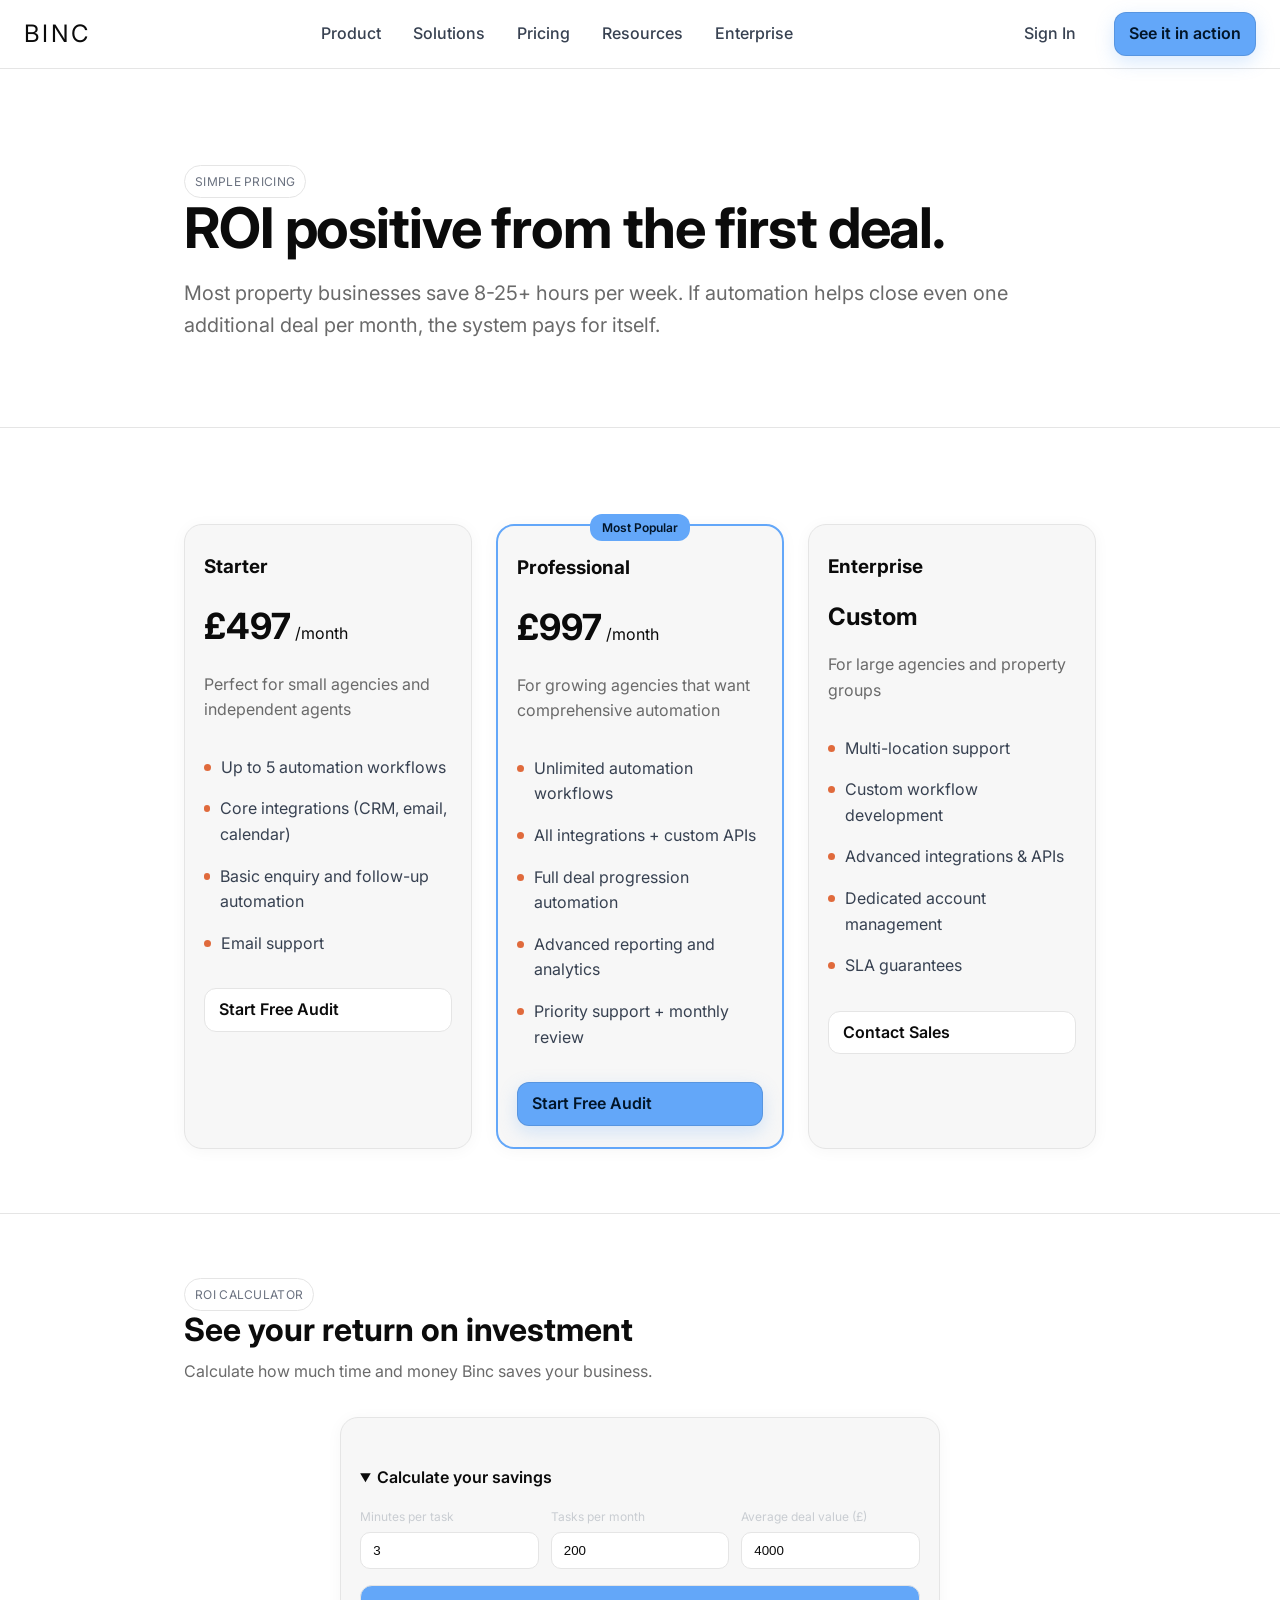
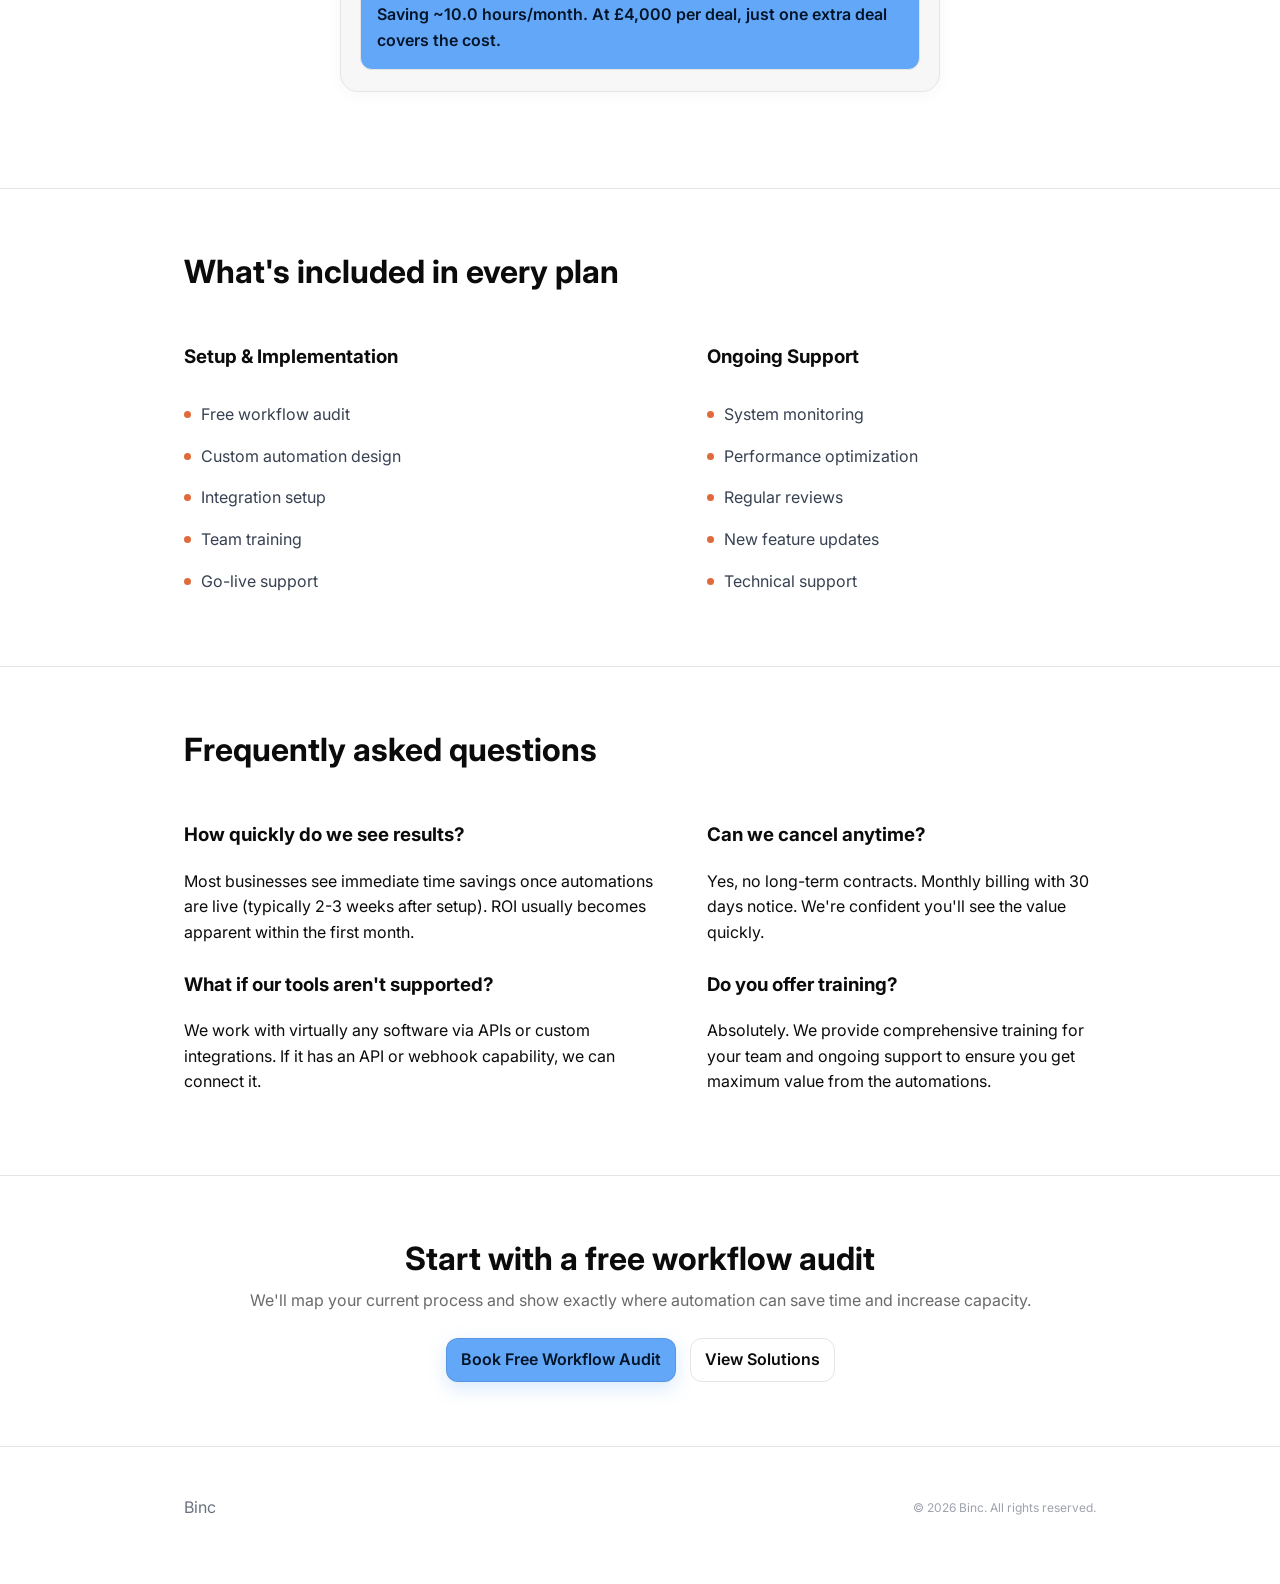
<file: prices.html>
<!DOCTYPE html>
<html lang="en">
<head>
  <meta charset="utf-8" />
  <meta name="viewport" content="width=device-width, initial-scale=1" />
  <title>Pricing — Binc AI Workflow Operations</title>
  <meta name="description" content="Simple, transparent pricing for AI workflow automation. ROI positive from the first additional deal closed." />
  <link rel="preconnect" href="https://fonts.googleapis.com">
  <link rel="preconnect" href="https://fonts.gstatic.com" crossorigin>
  <link href="https://fonts.googleapis.com/css2?family=Inter:wght@400;500;600;700&display=swap" rel="stylesheet">
  <link rel="stylesheet" href="./styles.css?v=9">
</head>
<body>
  <header>
    <nav class="wrap nav" aria-label="Main navigation" style="display: flex !important; align-items: center !important; width: 100% !important; max-width: none !important; padding: 16px 24px;">
      <div class="brand" aria-label="Binc home">
        <a href="./index.html" style="display:flex; align-items:center; text-decoration:none; color:inherit">
          <span style="font-size: 24px; font-weight: 400; letter-spacing: 0.1em;">BINC</span>
        </a>
      </div>
      
      <div style="display: flex; align-items: center; justify-content: center; flex: 1; gap: 32px;">
        <a href="./product.html" style="text-decoration: none; color: #374151; font-weight: 500; padding: 8px 0;">Product</a>
        <a href="./solutions.html" style="text-decoration: none; color: #374151; font-weight: 500; padding: 8px 0;">Solutions</a>
        <a href="./prices.html" style="text-decoration: none; color: #374151; font-weight: 500; padding: 8px 0;">Pricing</a>
        <a href="./resources.html" style="text-decoration: none; color: #374151; font-weight: 500; padding: 8px 0;">Resources</a>
        <a href="./enterprise.html" style="text-decoration: none; color: #374151; font-weight: 500; padding: 8px 0;">Enterprise</a>
      </div>

      <div style="display: flex; align-items: center; gap: 24px;">
        <a href="#signin" style="text-decoration: none; color: #374151; font-weight: 500; padding: 8px 0;">Sign In</a>
        <a href="./index.html#demo" class="btn btn-primary">See it in action</a>
      </div>
    </nav>
  </header>

  <main>
    <!-- HERO -->
    <section class="hero">
      <div class="wrap">
        <span class="pill">Simple Pricing</span>
        <h1>ROI positive from the first deal.</h1>
        <p class="sub">Most property businesses save 8-25+ hours per week. If automation helps close even one additional deal per month, the system pays for itself.</p>
      </div>
    </section>

    <!-- PRICING CARDS -->
    <section>
      <div class="wrap">
        <div class="cards" style="grid-template-columns:repeat(3,1fr); gap:24px; margin-top:32px">
          <div class="card">
            <h3>Starter</h3>
            <div style="margin:16px 0">
              <span style="font-size:36px; font-weight:700">£497</span>
              <span class="muted">/month</span>
            </div>
            <p class="muted">Perfect for small agencies and independent agents</p>
            <ul class="clean" style="margin:24px 0">
              <li>Up to 5 automation workflows</li>
              <li>Core integrations (CRM, email, calendar)</li>
              <li>Basic enquiry and follow-up automation</li>
              <li>Email support</li>
            </ul>
            <a href="./index.html#audit" class="btn btn-ghost" style="width:100%">Start Free Audit</a>
          </div>
          
          <div class="card" style="border:2px solid var(--blue); position:relative">
            <div style="position:absolute; top:-12px; left:50%; transform:translateX(-50%); background:var(--blue); color:#021528; padding:4px 12px; border-radius:12px; font-size:12px; font-weight:600">Most Popular</div>
            <h3>Professional</h3>
            <div style="margin:16px 0">
              <span style="font-size:36px; font-weight:700">£997</span>
              <span class="muted">/month</span>
            </div>
            <p class="muted">For growing agencies that want comprehensive automation</p>
            <ul class="clean" style="margin:24px 0">
              <li>Unlimited automation workflows</li>
              <li>All integrations + custom APIs</li>
              <li>Full deal progression automation</li>
              <li>Advanced reporting and analytics</li>
              <li>Priority support + monthly review</li>
            </ul>
            <a href="./index.html#audit" class="btn btn-primary" style="width:100%">Start Free Audit</a>
          </div>
          
          <div class="card">
            <h3>Enterprise</h3>
            <div style="margin:16px 0">
              <span style="font-size:24px; font-weight:700">Custom</span>
            </div>
            <p class="muted">For large agencies and property groups</p>
            <ul class="clean" style="margin:24px 0">
              <li>Multi-location support</li>
              <li>Custom workflow development</li>
              <li>Advanced integrations & APIs</li>
              <li>Dedicated account management</li>
              <li>SLA guarantees</li>
            </ul>
            <a href="./enterprise.html" class="btn btn-ghost" style="width:100%">Contact Sales</a>
          </div>
        </div>
      </div>
    </section>

    <!-- ROI CALCULATOR -->
    <section class="integrations">
      <div class="wrap">
        <span class="pill">ROI Calculator</span>
        <h2>See your return on investment</h2>
        <p class="lead">Calculate how much time and money Binc saves your business.</p>
        
        <div class="card" style="max-width:600px; margin:32px auto">
          <details class="calc" aria-label="ROI calculator" open>
            <summary style="cursor:pointer; user-select:none; font-weight:600; margin-bottom:16px">Calculate your savings</summary>
            <div class="row" style="margin-top:16px">
              <div>
                <label for="minutes">Minutes per task</label>
                <input id="minutes" type="number" min="0" step="0.5" value="3" />
              </div>
              <div>
                <label for="times">Tasks per month</label>
                <input id="times" type="number" min="0" step="1" value="200" />
              </div>
              <div>
                <label for="deal">Average deal value (£)</label>
                <input id="deal" type="number" min="0" step="100" value="4000" />
              </div>
            </div>
            <div class="result" id="calcOut" style="margin-top:16px; padding:16px; background:var(--blue); color:#021528; border-radius:12px; font-weight:600">
              Saving ~10 hours/month. One extra deal pays for the system.
            </div>
          </details>
        </div>
      </div>
    </section>

    <!-- WHAT'S INCLUDED -->
    <section>
      <div class="wrap">
        <h2>What's included in every plan</h2>
        <div class="grid-2" style="margin-top:32px">
          <div>
            <h3>Setup & Implementation</h3>
            <ul class="clean">
              <li>Free workflow audit</li>
              <li>Custom automation design</li>
              <li>Integration setup</li>
              <li>Team training</li>
              <li>Go-live support</li>
            </ul>
          </div>
          <div>
            <h3>Ongoing Support</h3>
            <ul class="clean">
              <li>System monitoring</li>
              <li>Performance optimization</li>
              <li>Regular reviews</li>
              <li>New feature updates</li>
              <li>Technical support</li>
            </ul>
          </div>
        </div>
      </div>
    </section>

    <!-- FAQ -->
    <section class="integrations">
      <div class="wrap">
        <h2>Frequently asked questions</h2>
        <div class="grid-2" style="margin-top:32px">
          <div>
            <h3>How quickly do we see results?</h3>
            <p class="muted">Most businesses see immediate time savings once automations are live (typically 2-3 weeks after setup). ROI usually becomes apparent within the first month.</p>
            
            <h3 style="margin-top:24px">What if our tools aren't supported?</h3>
            <p class="muted">We work with virtually any software via APIs or custom integrations. If it has an API or webhook capability, we can connect it.</p>
          </div>
          <div>
            <h3>Can we cancel anytime?</h3>
            <p class="muted">Yes, no long-term contracts. Monthly billing with 30 days notice. We're confident you'll see the value quickly.</p>
            
            <h3 style="margin-top:24px">Do you offer training?</h3>
            <p class="muted">Absolutely. We provide comprehensive training for your team and ongoing support to ensure you get maximum value from the automations.</p>
          </div>
        </div>
      </div>
    </section>

    <!-- CTA -->
    <section>
      <div class="wrap" style="text-align:center">
        <h2>Start with a free workflow audit</h2>
        <p class="lead">We'll map your current process and show exactly where automation can save time and increase capacity.</p>
        <div class="actions" style="justify-content:center; margin-top:24px">
          <a class="btn btn-primary" href="./index.html#audit">Book Free Workflow Audit</a>
          <a class="btn btn-ghost" href="./solutions.html">View Solutions</a>
        </div>
      </div>
    </section>
  </main>

  <footer>
    <div class="wrap row">
      <div>Binc</div>
      <div class="tiny">© <span id="y"></span> Binc. All rights reserved.</div>
    </div>
  </footer>

  <script>
    document.getElementById('y').textContent = new Date().getFullYear();

    // ROI calculator
    (function(){
      const mins = document.getElementById('minutes');
      const times = document.getElementById('times');
      const deal = document.getElementById('deal');
      const out = document.getElementById('calcOut');
      function render(){
        const m = Math.max(0, parseFloat(mins.value)||0);
        const t = Math.max(0, parseFloat(times.value)||0);
        const d = Math.max(0, parseFloat(deal.value)||0);
        const hours = (m*t)/60;
        const hoursTxt = hours.toFixed(1);
        const msg = `Saving ~${hoursTxt} hours/month. At £${d.toLocaleString()} per deal, just one extra deal covers the cost.`;
        out.textContent = msg;
      }
      ['input','change'].forEach(ev=>{ mins.addEventListener(ev,render); times.addEventListener(ev,render); deal.addEventListener(ev,render); });
      render();
    })();
  </script>
</body>
</html>
</file>
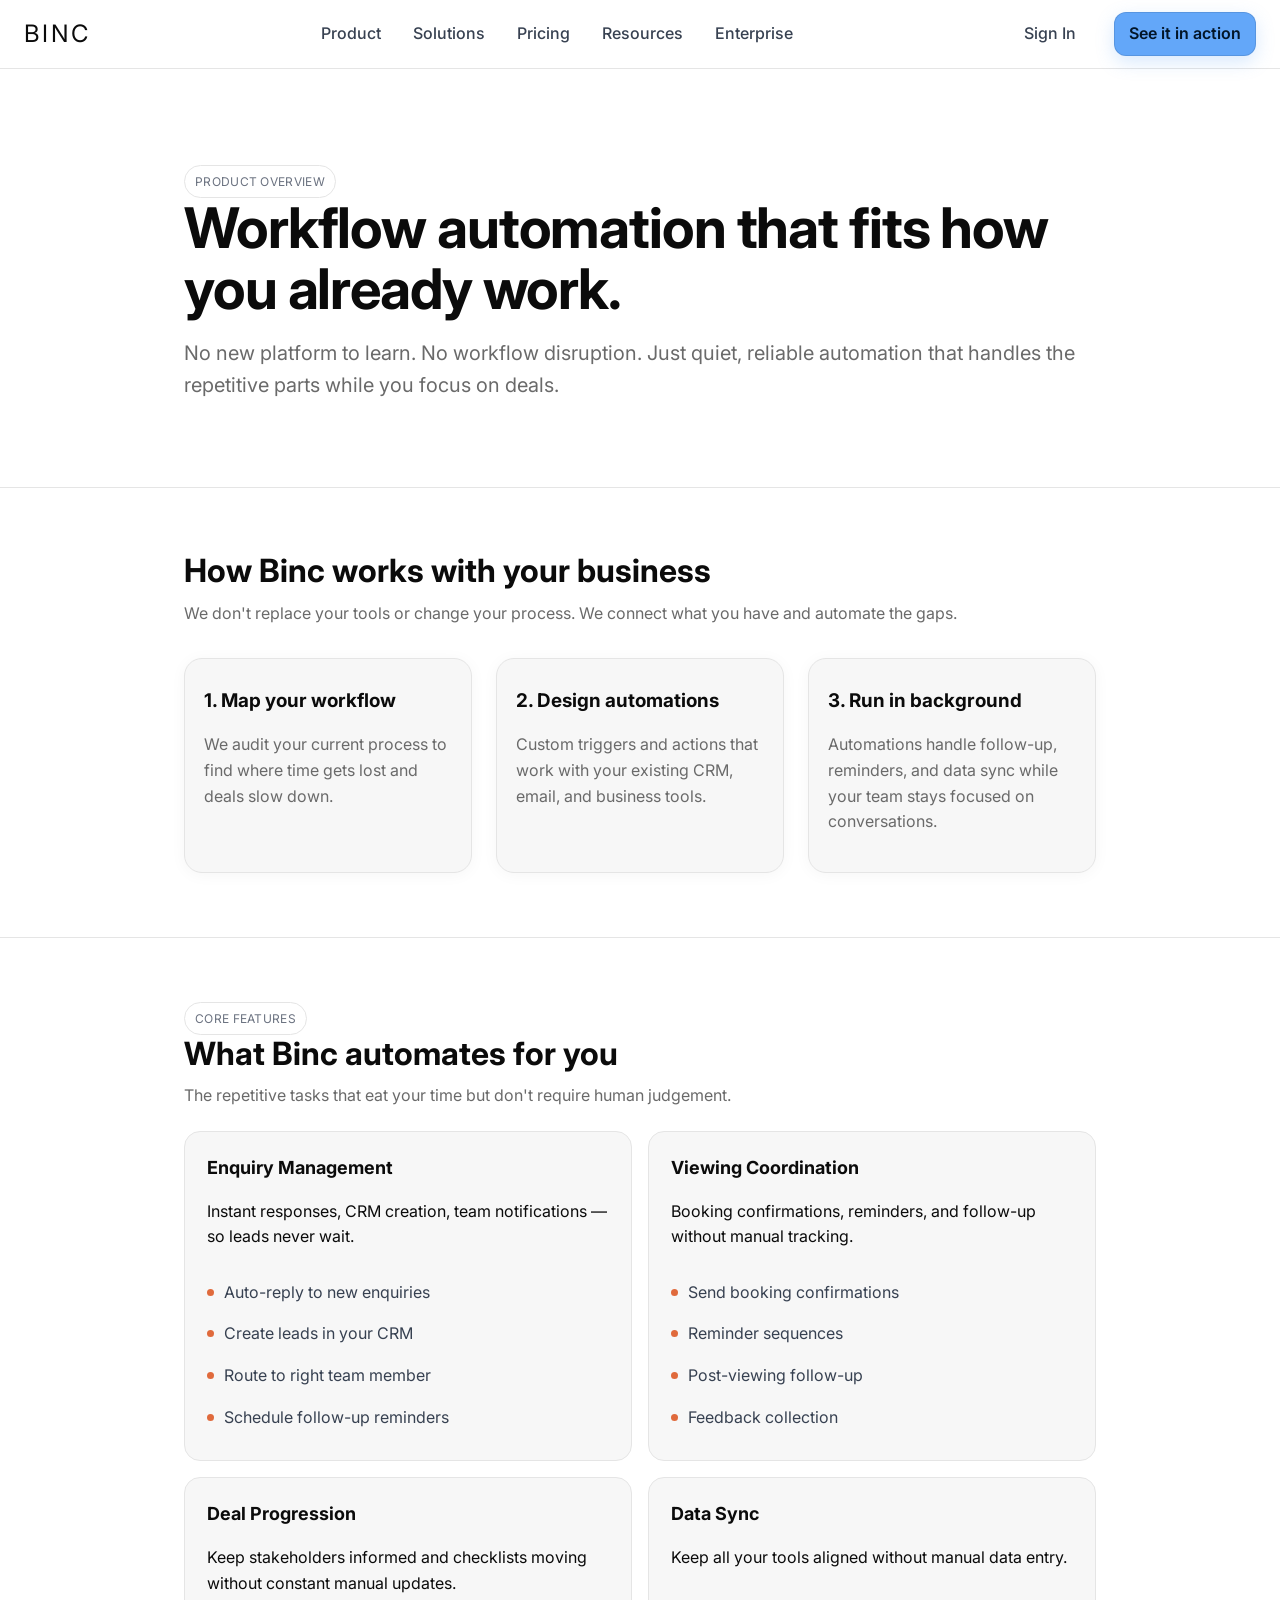
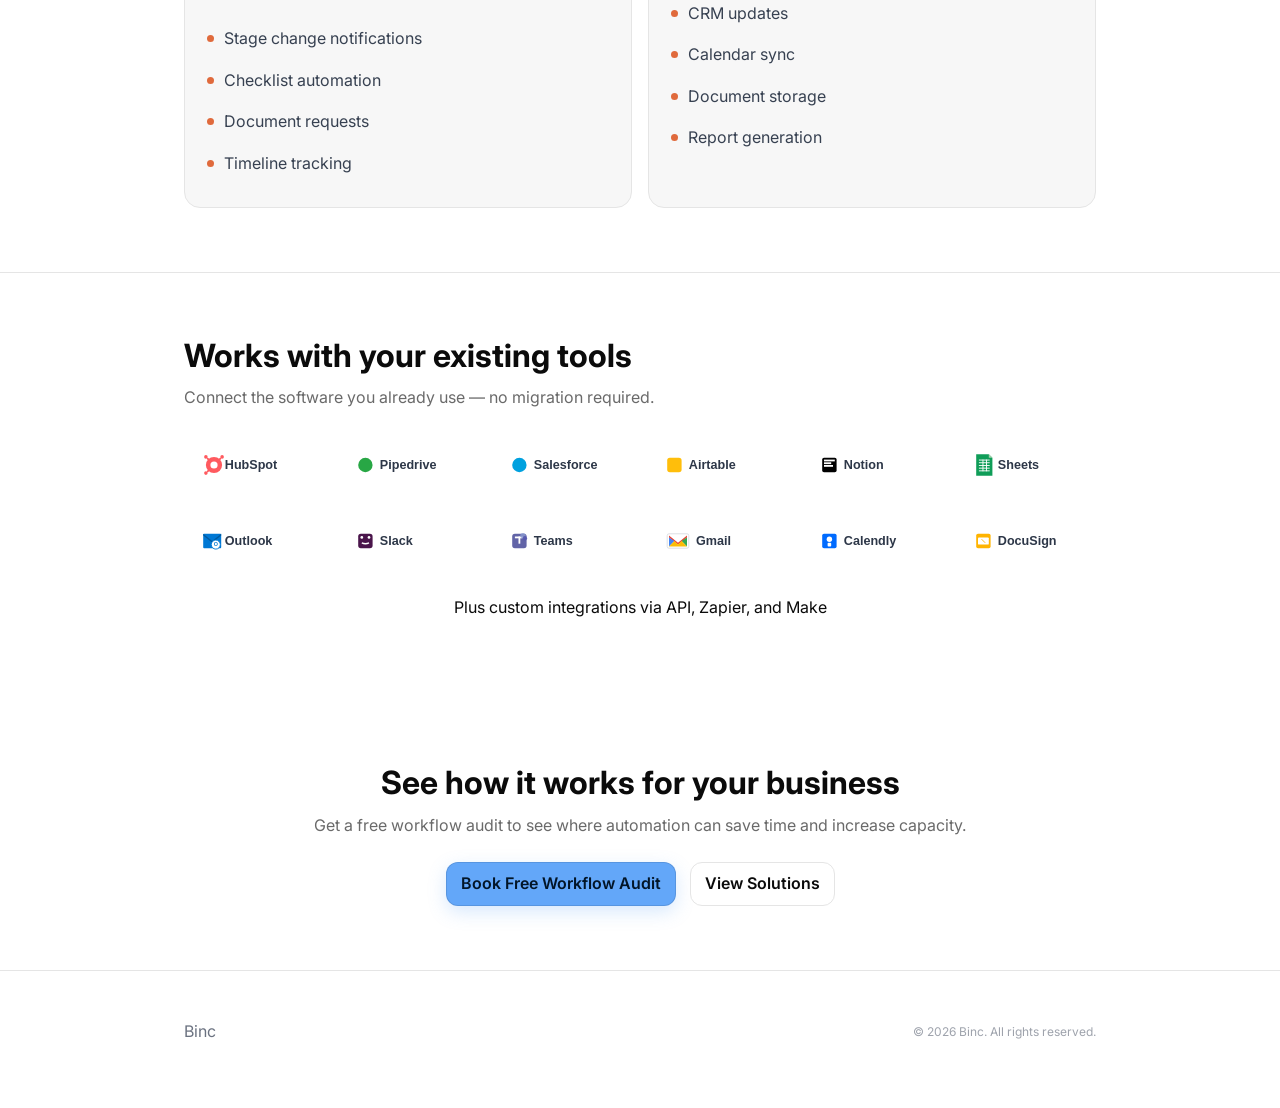
<file: product.html>
<!DOCTYPE html>
<html lang="en">
<head>
  <meta charset="utf-8" />
  <meta name="viewport" content="width=device-width, initial-scale=1" />
  <title>Product — Binc AI Workflow Operations</title>
  <meta name="description" content="See how Binc's AI workflow automation works with your existing tools to increase capacity without complexity." />
  <link rel="preconnect" href="https://fonts.googleapis.com">
  <link rel="preconnect" href="https://fonts.gstatic.com" crossorigin>
  <link href="https://fonts.googleapis.com/css2?family=Inter:wght@400;500;600;700&display=swap" rel="stylesheet">
  <link rel="stylesheet" href="./styles.css?v=9">
</head>
<body>
  <header>
    <nav class="wrap nav" aria-label="Main navigation" style="display: flex !important; align-items: center !important; width: 100% !important; max-width: none !important; padding: 16px 24px;">
      <div class="brand" aria-label="Binc home">
        <a href="./index.html" style="display:flex; align-items:center; text-decoration:none; color:inherit">
          <span style="font-size: 24px; font-weight: 400; letter-spacing: 0.1em;">BINC</span>
        </a>
      </div>
      
      <div style="display: flex; align-items: center; justify-content: center; flex: 1; gap: 32px;">
        <a href="./product.html" style="text-decoration: none; color: #374151; font-weight: 500; padding: 8px 0;">Product</a>
        <a href="./solutions.html" style="text-decoration: none; color: #374151; font-weight: 500; padding: 8px 0;">Solutions</a>
        <a href="./prices.html" style="text-decoration: none; color: #374151; font-weight: 500; padding: 8px 0;">Pricing</a>
        <a href="./resources.html" style="text-decoration: none; color: #374151; font-weight: 500; padding: 8px 0;">Resources</a>
        <a href="./enterprise.html" style="text-decoration: none; color: #374151; font-weight: 500; padding: 8px 0;">Enterprise</a>
      </div>

      <div style="display: flex; align-items: center; gap: 24px;">
        <a href="#signin" style="text-decoration: none; color: #374151; font-weight: 500; padding: 8px 0;">Sign In</a>
        <a href="./index.html#demo" class="btn btn-primary">See it in action</a>
      </div>
    </nav>
  </header>

  <main>
    <!-- HERO -->
    <section class="hero">
      <div class="wrap">
        <span class="pill">Product Overview</span>
        <h1>Workflow automation that fits how you already work.</h1>
        <p class="sub">No new platform to learn. No workflow disruption. Just quiet, reliable automation that handles the repetitive parts while you focus on deals.</p>
      </div>
    </section>

    <!-- HOW IT WORKS -->
    <section>
      <div class="wrap">
        <h2>How Binc works with your business</h2>
        <p class="lead">We don't replace your tools or change your process. We connect what you have and automate the gaps.</p>
        
        <div class="cards" style="grid-template-columns:repeat(3,1fr); gap:24px; margin-top:32px">
          <div class="card">
            <h3>1. Map your workflow</h3>
            <p>We audit your current process to find where time gets lost and deals slow down.</p>
          </div>
          <div class="card">
            <h3>2. Design automations</h3>
            <p>Custom triggers and actions that work with your existing CRM, email, and business tools.</p>
          </div>
          <div class="card">
            <h3>3. Run in background</h3>
            <p>Automations handle follow-up, reminders, and data sync while your team stays focused on conversations.</p>
          </div>
        </div>
      </div>
    </section>

    <!-- FEATURES -->
    <section class="integrations">
      <div class="wrap">
        <span class="pill">Core Features</span>
        <h2>What Binc automates for you</h2>
        <p class="lead">The repetitive tasks that eat your time but don't require human judgement.</p>
        
        <div class="grid" aria-label="Feature categories">
          <div class="bucket">
            <h3>Enquiry Management</h3>
            <p class="muted">Instant responses, CRM creation, team notifications — so leads never wait.</p>
            <ul class="clean">
              <li>Auto-reply to new enquiries</li>
              <li>Create leads in your CRM</li>
              <li>Route to right team member</li>
              <li>Schedule follow-up reminders</li>
            </ul>
          </div>
          <div class="bucket">
            <h3>Viewing Coordination</h3>
            <p class="muted">Booking confirmations, reminders, and follow-up without manual tracking.</p>
            <ul class="clean">
              <li>Send booking confirmations</li>
              <li>Reminder sequences</li>
              <li>Post-viewing follow-up</li>
              <li>Feedback collection</li>
            </ul>
          </div>
          <div class="bucket">
            <h3>Deal Progression</h3>
            <p class="muted">Keep stakeholders informed and checklists moving without constant manual updates.</p>
            <ul class="clean">
              <li>Stage change notifications</li>
              <li>Checklist automation</li>
              <li>Document requests</li>
              <li>Timeline tracking</li>
            </ul>
          </div>
          <div class="bucket">
            <h3>Data Sync</h3>
            <p class="muted">Keep all your tools aligned without manual data entry.</p>
            <ul class="clean">
              <li>CRM updates</li>
              <li>Calendar sync</li>
              <li>Document storage</li>
              <li>Report generation</li>
            </ul>
          </div>
        </div>
      </div>
    </section>

    <!-- INTEGRATIONS -->
    <section>
      <div class="wrap">
        <h2>Works with your existing tools</h2>
        <p class="lead">Connect the software you already use — no migration required.</p>
        
        <div class="logo-row" aria-label="Supported integrations" style="grid-template-columns:repeat(6, minmax(0,1fr)); margin-top:24px">
          <img src="./logos/hubspot.svg" alt="HubSpot" class="logo"/>
          <img src="./logos/pipedrive.svg" alt="Pipedrive" class="logo"/>
          <img src="./logos/salesforce.svg" alt="Salesforce" class="logo"/>
          <img src="./logos/airtable.svg" alt="Airtable" class="logo"/>
          <img src="./logos/notion.svg" alt="Notion" class="logo"/>
          <img src="./logos/google-sheets.svg" alt="Google Sheets" class="logo"/>
          <img src="./logos/outlook.svg" alt="Outlook" class="logo"/>
          <img src="./logos/slack.svg" alt="Slack" class="logo"/>
          <img src="./logos/teams.svg" alt="Microsoft Teams" class="logo"/>
          <img src="./logos/gmail.svg" alt="Gmail" class="logo"/>
          <img src="./logos/calendly.svg" alt="Calendly" class="logo"/>
          <img src="./logos/docusign.svg" alt="DocuSign" class="logo"/>
        </div>
        
        <div style="text-align:center; margin-top:24px">
          <p class="muted">Plus custom integrations via API, Zapier, and Make</p>
        </div>
      </div>
    </section>

    <!-- CTA -->
    <section>
      <div class="wrap" style="text-align:center">
        <h2>See how it works for your business</h2>
        <p class="lead">Get a free workflow audit to see where automation can save time and increase capacity.</p>
        <div class="actions" style="justify-content:center; margin-top:24px">
          <a class="btn btn-primary" href="./index.html#audit">Book Free Workflow Audit</a>
          <a class="btn btn-ghost" href="./solutions.html">View Solutions</a>
        </div>
      </div>
    </section>
  </main>

  <footer>
    <div class="wrap row">
      <div>Binc</div>
      <div class="tiny">© <span id="y"></span> Binc. All rights reserved.</div>
    </div>
  </footer>

  <script>
    document.getElementById('y').textContent = new Date().getFullYear();
  </script>
</body>
</html>
</file>
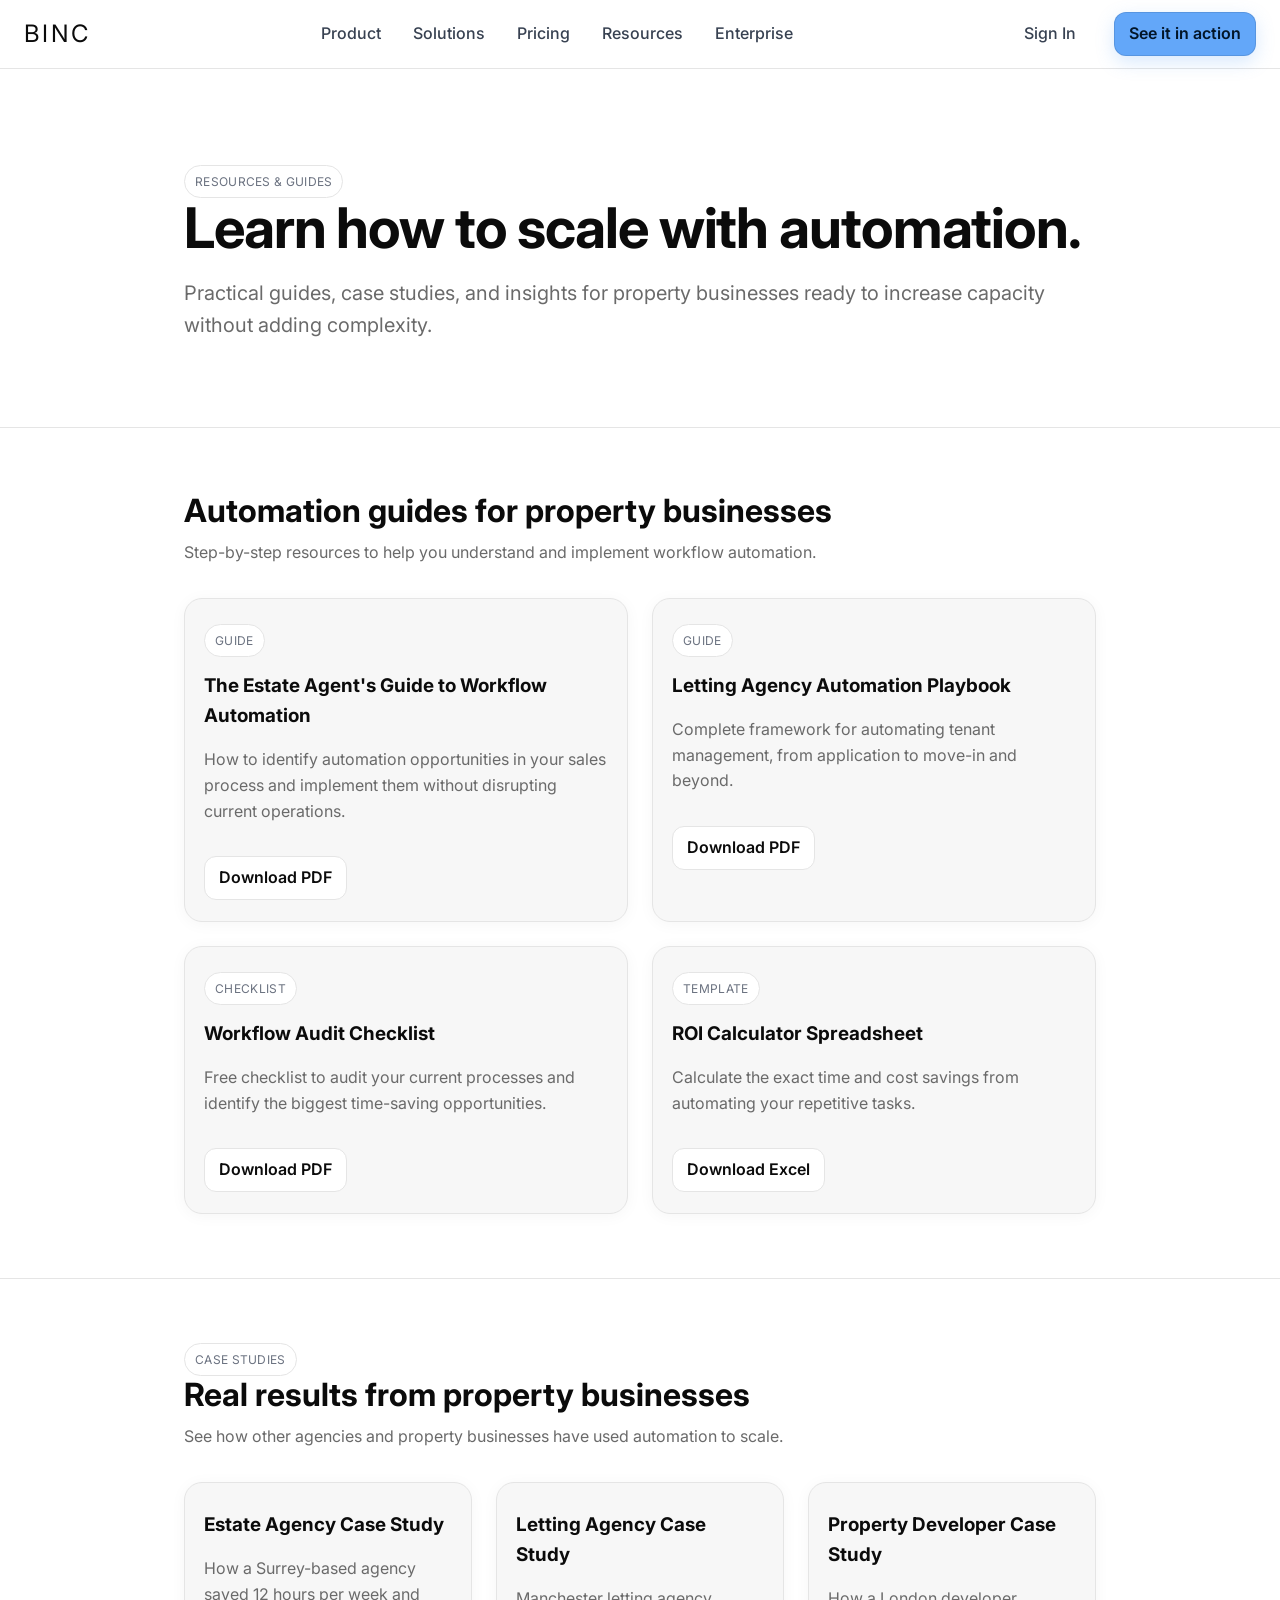
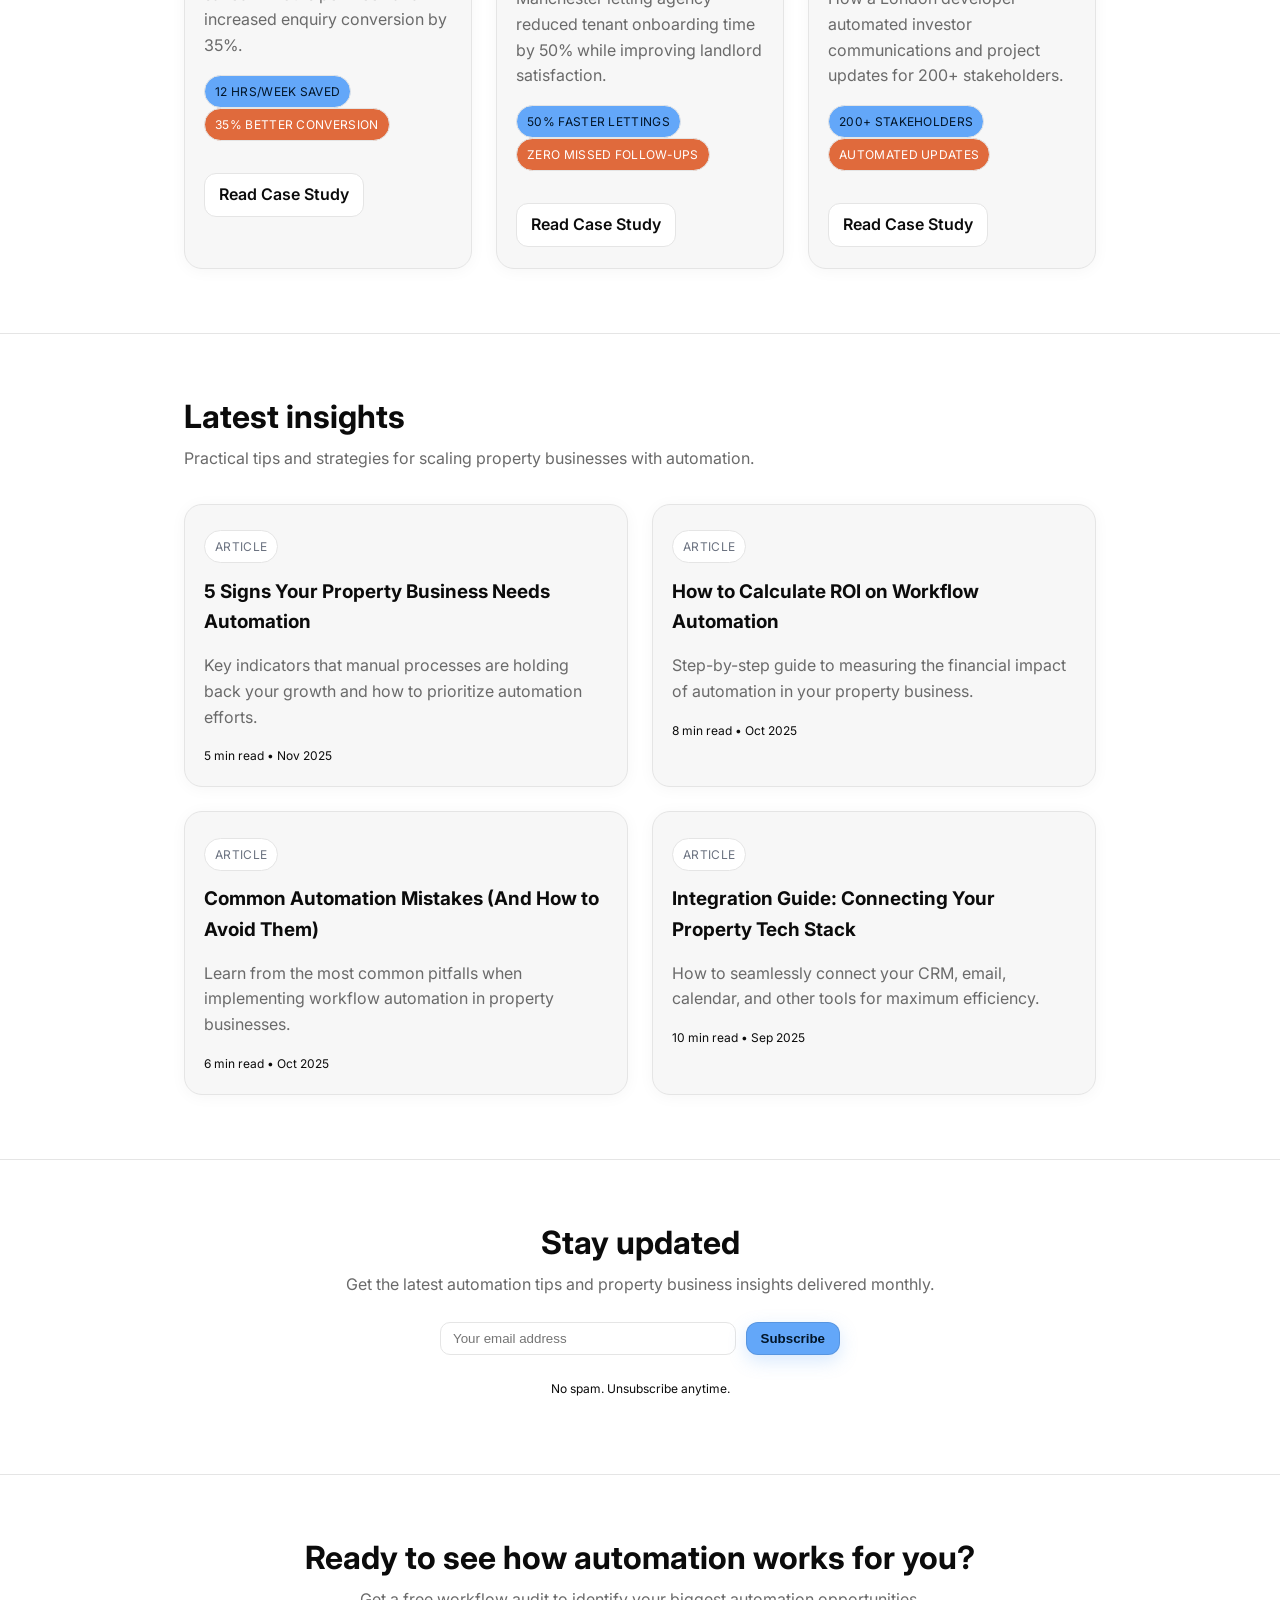
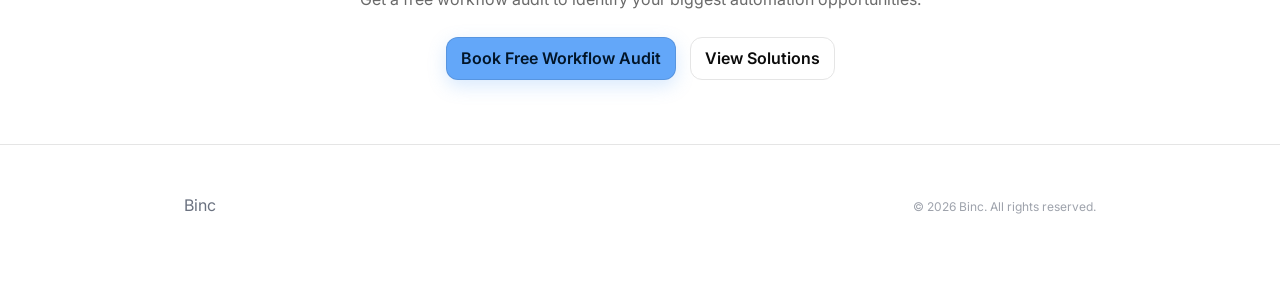
<file: resources.html>
<!DOCTYPE html>
<html lang="en">
<head>
  <meta charset="utf-8" />
  <meta name="viewport" content="width=device-width, initial-scale=1" />
  <title>Resources — Binc AI Workflow Automation</title>
  <meta name="description" content="Guides, case studies, and resources for property businesses looking to automate workflows and increase capacity." />
  <link rel="preconnect" href="https://fonts.googleapis.com">
  <link rel="preconnect" href="https://fonts.gstatic.com" crossorigin>
  <link href="https://fonts.googleapis.com/css2?family=Inter:wght@400;500;600;700&display=swap" rel="stylesheet">
  <link rel="stylesheet" href="./styles.css?v=9">
</head>
<body>
  <header>
    <nav class="wrap nav" aria-label="Main navigation" style="display: flex !important; align-items: center !important; width: 100% !important; max-width: none !important; padding: 16px 24px;">
      <div class="brand" aria-label="Binc home">
        <a href="./index.html" style="display:flex; align-items:center; text-decoration:none; color:inherit">
          <span style="font-size: 24px; font-weight: 400; letter-spacing: 0.1em;">BINC</span>
        </a>
      </div>
      
      <div style="display: flex; align-items: center; justify-content: center; flex: 1; gap: 32px;">
        <a href="./product.html" style="text-decoration: none; color: #374151; font-weight: 500; padding: 8px 0;">Product</a>
        <a href="./solutions.html" style="text-decoration: none; color: #374151; font-weight: 500; padding: 8px 0;">Solutions</a>
        <a href="./prices.html" style="text-decoration: none; color: #374151; font-weight: 500; padding: 8px 0;">Pricing</a>
        <a href="./resources.html" style="text-decoration: none; color: #374151; font-weight: 500; padding: 8px 0;">Resources</a>
        <a href="./enterprise.html" style="text-decoration: none; color: #374151; font-weight: 500; padding: 8px 0;">Enterprise</a>
      </div>

      <div style="display: flex; align-items: center; gap: 24px;">
        <a href="#signin" style="text-decoration: none; color: #374151; font-weight: 500; padding: 8px 0;">Sign In</a>
        <a href="./index.html#demo" class="btn btn-primary">See it in action</a>
      </div>
    </nav>
  </header>

  <main>
    <!-- HERO -->
    <section class="hero">
      <div class="wrap">
        <span class="pill">Resources & Guides</span>
        <h1>Learn how to scale with automation.</h1>
        <p class="sub">Practical guides, case studies, and insights for property businesses ready to increase capacity without adding complexity.</p>
      </div>
    </section>

    <!-- GUIDES -->
    <section>
      <div class="wrap">
        <h2>Automation guides for property businesses</h2>
        <p class="lead">Step-by-step resources to help you understand and implement workflow automation.</p>
        
        <div class="cards" style="grid-template-columns:repeat(2,1fr); gap:24px; margin-top:32px">
          <div class="card">
            <div class="pill" style="margin-bottom:12px">Guide</div>
            <h3>The Estate Agent's Guide to Workflow Automation</h3>
            <p class="muted">How to identify automation opportunities in your sales process and implement them without disrupting current operations.</p>
            <a href="#" class="btn btn-ghost" style="margin-top:16px">Download PDF</a>
          </div>
          
          <div class="card">
            <div class="pill" style="margin-bottom:12px">Guide</div>
            <h3>Letting Agency Automation Playbook</h3>
            <p class="muted">Complete framework for automating tenant management, from application to move-in and beyond.</p>
            <a href="#" class="btn btn-ghost" style="margin-top:16px">Download PDF</a>
          </div>
          
          <div class="card">
            <div class="pill" style="margin-bottom:12px">Checklist</div>
            <h3>Workflow Audit Checklist</h3>
            <p class="muted">Free checklist to audit your current processes and identify the biggest time-saving opportunities.</p>
            <a href="#" class="btn btn-ghost" style="margin-top:16px">Download PDF</a>
          </div>
          
          <div class="card">
            <div class="pill" style="margin-bottom:12px">Template</div>
            <h3>ROI Calculator Spreadsheet</h3>
            <p class="muted">Calculate the exact time and cost savings from automating your repetitive tasks.</p>
            <a href="#" class="btn btn-ghost" style="margin-top:16px">Download Excel</a>
          </div>
        </div>
      </div>
    </section>

    <!-- CASE STUDIES -->
    <section class="integrations">
      <div class="wrap">
        <span class="pill">Case Studies</span>
        <h2>Real results from property businesses</h2>
        <p class="lead">See how other agencies and property businesses have used automation to scale.</p>
        
        <div class="cards" style="grid-template-columns:repeat(3,1fr); gap:24px; margin-top:32px">
          <div class="card">
            <h3>Estate Agency Case Study</h3>
            <p class="muted">How a Surrey-based agency saved 12 hours per week and increased enquiry conversion by 35%.</p>
            <div style="margin:16px 0">
              <div class="pill" style="background:var(--blue); color:#021528; margin-right:8px">12 hrs/week saved</div>
              <div class="pill" style="background:var(--orange); color:#fff">35% better conversion</div>
            </div>
            <a href="#" class="btn btn-ghost" style="margin-top:16px">Read Case Study</a>
          </div>
          
          <div class="card">
            <h3>Letting Agency Case Study</h3>
            <p class="muted">Manchester letting agency reduced tenant onboarding time by 50% while improving landlord satisfaction.</p>
            <div style="margin:16px 0">
              <div class="pill" style="background:var(--blue); color:#021528; margin-right:8px">50% faster lettings</div>
              <div class="pill" style="background:var(--orange); color:#fff">Zero missed follow-ups</div>
            </div>
            <a href="#" class="btn btn-ghost" style="margin-top:16px">Read Case Study</a>
          </div>
          
          <div class="card">
            <h3>Property Developer Case Study</h3>
            <p class="muted">How a London developer automated investor communications and project updates for 200+ stakeholders.</p>
            <div style="margin:16px 0">
              <div class="pill" style="background:var(--blue); color:#021528; margin-right:8px">200+ stakeholders</div>
              <div class="pill" style="background:var(--orange); color:#fff">Automated updates</div>
            </div>
            <a href="#" class="btn btn-ghost" style="margin-top:16px">Read Case Study</a>
          </div>
        </div>
      </div>
    </section>

    <!-- BLOG -->
    <section>
      <div class="wrap">
        <h2>Latest insights</h2>
        <p class="lead">Practical tips and strategies for scaling property businesses with automation.</p>
        
        <div class="cards" style="grid-template-columns:repeat(2,1fr); gap:24px; margin-top:32px">
          <div class="card">
            <div class="pill" style="margin-bottom:12px">Article</div>
            <h3>5 Signs Your Property Business Needs Automation</h3>
            <p class="muted">Key indicators that manual processes are holding back your growth and how to prioritize automation efforts.</p>
            <div class="muted" style="font-size:12px; margin-top:16px">5 min read • Nov 2025</div>
          </div>
          
          <div class="card">
            <div class="pill" style="margin-bottom:12px">Article</div>
            <h3>How to Calculate ROI on Workflow Automation</h3>
            <p class="muted">Step-by-step guide to measuring the financial impact of automation in your property business.</p>
            <div class="muted" style="font-size:12px; margin-top:16px">8 min read • Oct 2025</div>
          </div>
          
          <div class="card">
            <div class="pill" style="margin-bottom:12px">Article</div>
            <h3>Common Automation Mistakes (And How to Avoid Them)</h3>
            <p class="muted">Learn from the most common pitfalls when implementing workflow automation in property businesses.</p>
            <div class="muted" style="font-size:12px; margin-top:16px">6 min read • Oct 2025</div>
          </div>
          
          <div class="card">
            <div class="pill" style="margin-bottom:12px">Article</div>
            <h3>Integration Guide: Connecting Your Property Tech Stack</h3>
            <p class="muted">How to seamlessly connect your CRM, email, calendar, and other tools for maximum efficiency.</p>
            <div class="muted" style="font-size:12px; margin-top:16px">10 min read • Sep 2025</div>
          </div>
        </div>
      </div>
    </section>

    <!-- NEWSLETTER -->
    <section class="integrations">
      <div class="wrap" style="text-align:center">
        <h2>Stay updated</h2>
        <p class="lead">Get the latest automation tips and property business insights delivered monthly.</p>
        
        <form class="lead-form" style="max-width:400px; margin:24px auto">
          <input type="email" placeholder="Your email address" class="lead-input" required />
          <button type="submit" class="btn btn-primary">Subscribe</button>
        </form>
        
        <p class="muted" style="font-size:12px; margin-top:8px">No spam. Unsubscribe anytime.</p>
      </div>
    </section>

    <!-- CTA -->
    <section>
      <div class="wrap" style="text-align:center">
        <h2>Ready to see how automation works for you?</h2>
        <p class="lead">Get a free workflow audit to identify your biggest automation opportunities.</p>
        <div class="actions" style="justify-content:center; margin-top:24px">
          <a class="btn btn-primary" href="./index.html#audit">Book Free Workflow Audit</a>
          <a class="btn btn-ghost" href="./solutions.html">View Solutions</a>
        </div>
      </div>
    </section>
  </main>

  <footer>
    <div class="wrap row">
      <div>Binc</div>
      <div class="tiny">© <span id="y"></span> Binc. All rights reserved.</div>
    </div>
  </footer>

  <script>
    document.getElementById('y').textContent = new Date().getFullYear();
  </script>
</body>
</html>
</file>
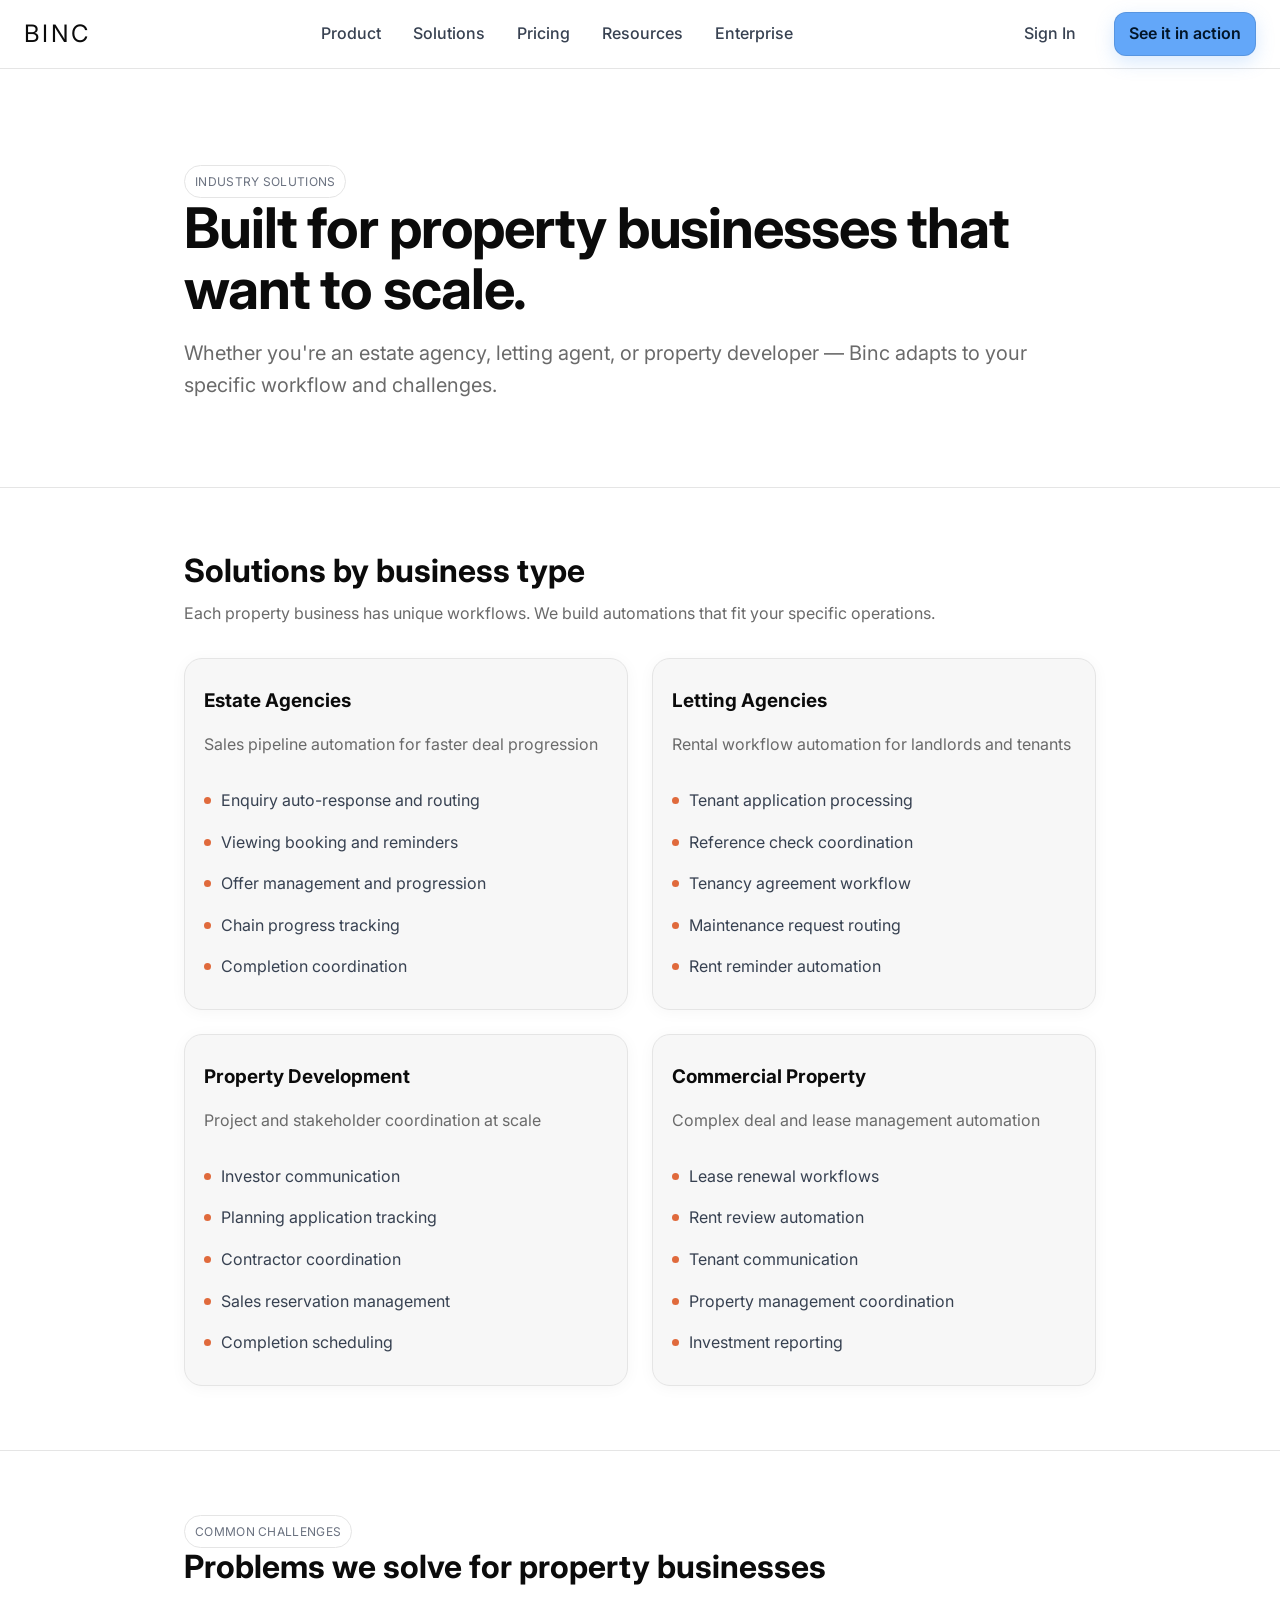
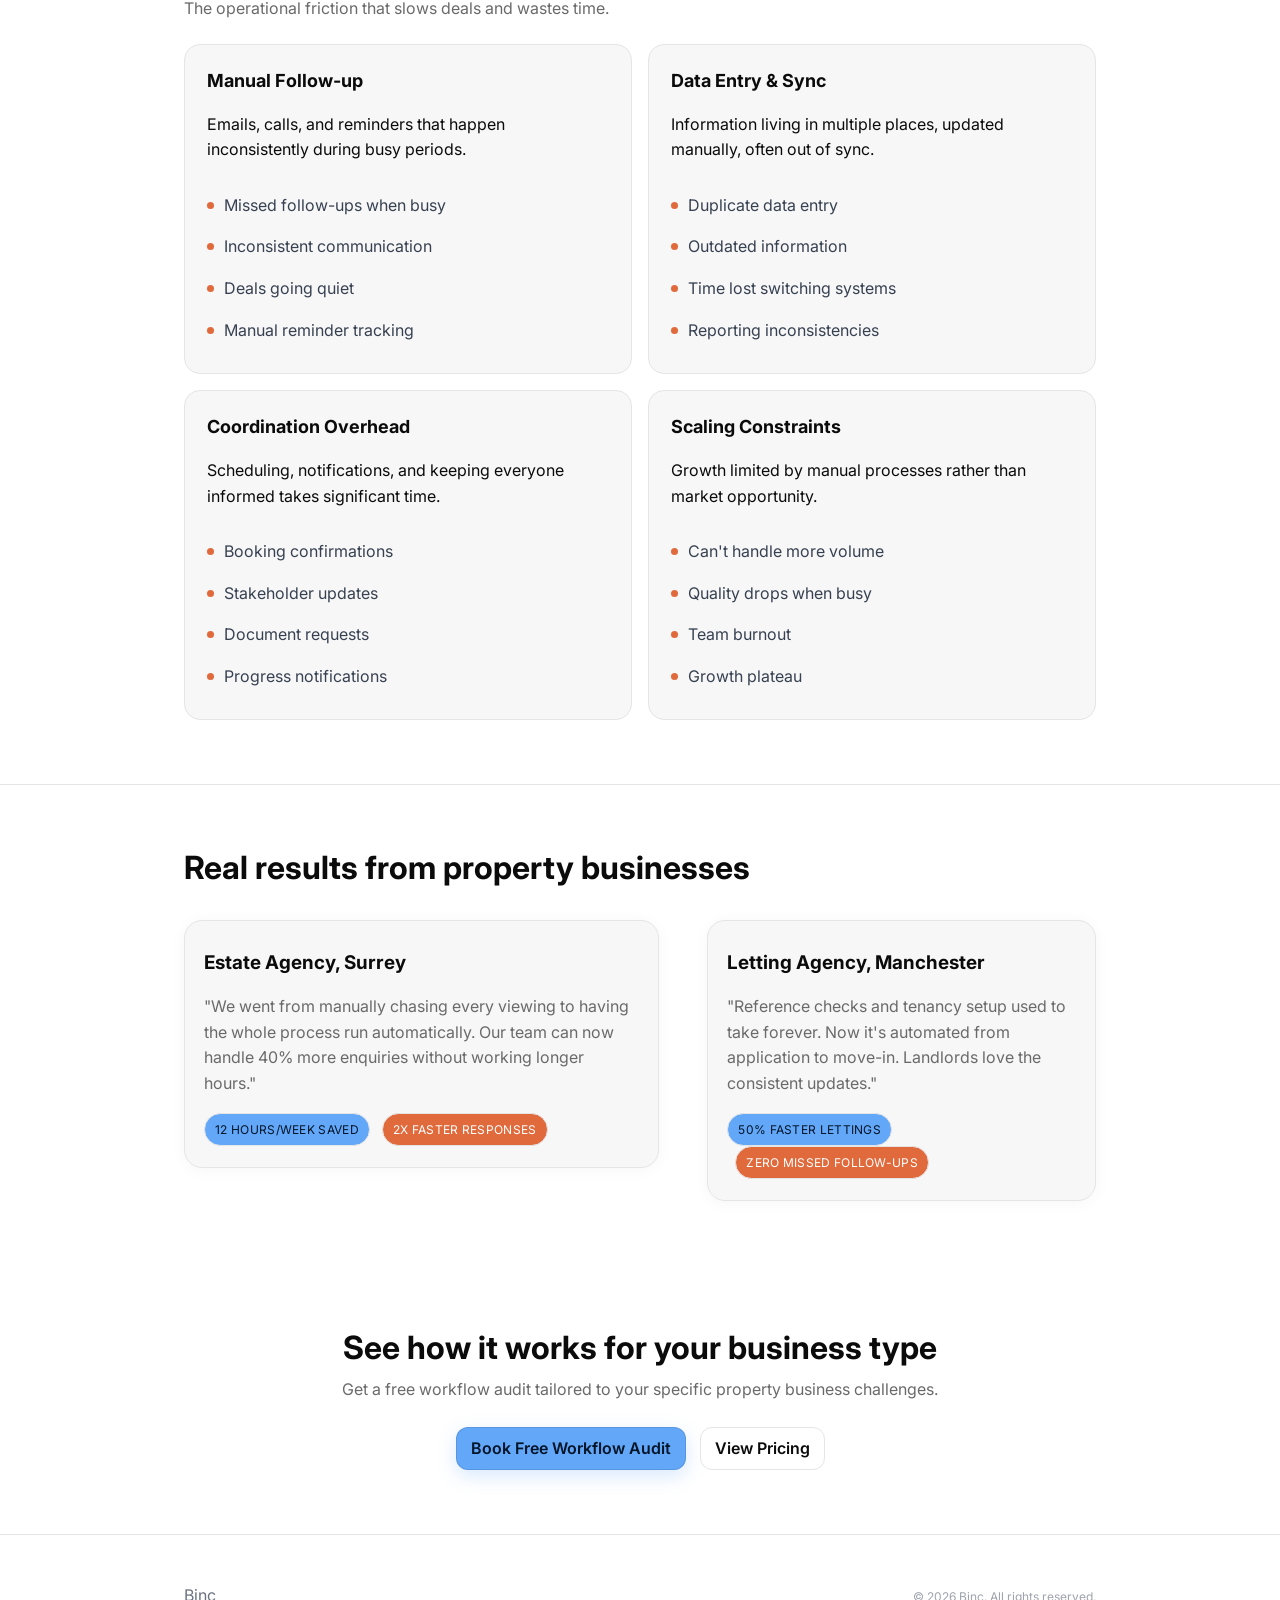
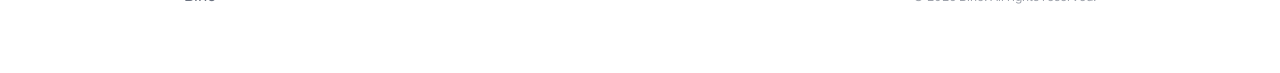
<file: solutions.html>
<!DOCTYPE html>
<html lang="en">
<head>
  <meta charset="utf-8" />
  <meta name="viewport" content="width=device-width, initial-scale=1" />
  <title>Solutions — Binc AI for Property Businesses</title>
  <meta name="description" content="AI workflow solutions for estate agencies, letting agents, property developers, and commercial property businesses." />
  <link rel="preconnect" href="https://fonts.googleapis.com">
  <link rel="preconnect" href="https://fonts.gstatic.com" crossorigin>
  <link href="https://fonts.googleapis.com/css2?family=Inter:wght@400;500;600;700&display=swap" rel="stylesheet">
  <link rel="stylesheet" href="./styles.css?v=10">
</head>
<body>
  <header>
    <nav class="wrap nav" aria-label="Main navigation" style="display: flex !important; align-items: center !important; width: 100% !important; max-width: none !important; padding: 16px 24px;">
      <div class="brand" aria-label="Binc home">
        <a href="./index.html" style="display:flex; align-items:center; text-decoration:none; color:inherit">
          <span style="font-size: 24px; font-weight: 400; letter-spacing: 0.1em;">BINC</span>
        </a>
      </div>
      
      <div style="display: flex; align-items: center; justify-content: center; flex: 1; gap: 32px;">
        <a href="./product.html" style="text-decoration: none; color: #374151; font-weight: 500; padding: 8px 0;">Product</a>
        <a href="./solutions.html" style="text-decoration: none; color: #374151; font-weight: 500; padding: 8px 0;">Solutions</a>
        <a href="./prices.html" style="text-decoration: none; color: #374151; font-weight: 500; padding: 8px 0;">Pricing</a>
        <a href="./resources.html" style="text-decoration: none; color: #374151; font-weight: 500; padding: 8px 0;">Resources</a>
        <a href="./enterprise.html" style="text-decoration: none; color: #374151; font-weight: 500; padding: 8px 0;">Enterprise</a>
      </div>

      <div style="display: flex; align-items: center; gap: 24px;">
        <a href="#signin" style="text-decoration: none; color: #374151; font-weight: 500; padding: 8px 0;">Sign In</a>
        <a href="./index.html#demo" class="btn btn-primary">See it in action</a>
      </div>
    </nav>
  </header>

  <main>
    <!-- HERO -->
    <section class="hero">
      <div class="wrap">
        <span class="pill">Industry Solutions</span>
        <h1>Built for property businesses that want to scale.</h1>
        <p class="sub">Whether you're an estate agency, letting agent, or property developer — Binc adapts to your specific workflow and challenges.</p>
      </div>
    </section>

    <!-- SOLUTIONS BY TYPE -->
    <section>
      <div class="wrap">
        <h2>Solutions by business type</h2>
        <p class="lead">Each property business has unique workflows. We build automations that fit your specific operations.</p>
        
        <div class="cards" style="grid-template-columns:repeat(2,1fr); gap:24px; margin-top:32px">
          <div class="card">
            <h3>Estate Agencies</h3>
            <p class="muted">Sales pipeline automation for faster deal progression</p>
            <ul class="clean">
              <li>Enquiry auto-response and routing</li>
              <li>Viewing booking and reminders</li>
              <li>Offer management and progression</li>
              <li>Chain progress tracking</li>
              <li>Completion coordination</li>
            </ul>
          </div>
          <div class="card">
            <h3>Letting Agencies</h3>
            <p class="muted">Rental workflow automation for landlords and tenants</p>
            <ul class="clean">
              <li>Tenant application processing</li>
              <li>Reference check coordination</li>
              <li>Tenancy agreement workflow</li>
              <li>Maintenance request routing</li>
              <li>Rent reminder automation</li>
            </ul>
          </div>
          <div class="card">
            <h3>Property Development</h3>
            <p class="muted">Project and stakeholder coordination at scale</p>
            <ul class="clean">
              <li>Investor communication</li>
              <li>Planning application tracking</li>
              <li>Contractor coordination</li>
              <li>Sales reservation management</li>
              <li>Completion scheduling</li>
            </ul>
          </div>
          <div class="card">
            <h3>Commercial Property</h3>
            <p class="muted">Complex deal and lease management automation</p>
            <ul class="clean">
              <li>Lease renewal workflows</li>
              <li>Rent review automation</li>
              <li>Tenant communication</li>
              <li>Property management coordination</li>
              <li>Investment reporting</li>
            </ul>
          </div>
        </div>
      </div>
    </section>

    <!-- COMMON CHALLENGES -->
    <section class="integrations">
      <div class="wrap">
        <span class="pill">Common Challenges</span>
        <h2>Problems we solve for property businesses</h2>
        <p class="lead">The operational friction that slows deals and wastes time.</p>
        
        <div class="grid" aria-label="Common challenges">
          <div class="bucket">
            <h3>Manual Follow-up</h3>
            <p class="muted">Emails, calls, and reminders that happen inconsistently during busy periods.</p>
            <ul class="clean">
              <li>Missed follow-ups when busy</li>
              <li>Inconsistent communication</li>
              <li>Deals going quiet</li>
              <li>Manual reminder tracking</li>
            </ul>
          </div>
          <div class="bucket">
            <h3>Data Entry & Sync</h3>
            <p class="muted">Information living in multiple places, updated manually, often out of sync.</p>
            <ul class="clean">
              <li>Duplicate data entry</li>
              <li>Outdated information</li>
              <li>Time lost switching systems</li>
              <li>Reporting inconsistencies</li>
            </ul>
          </div>
          <div class="bucket">
            <h3>Coordination Overhead</h3>
            <p class="muted">Scheduling, notifications, and keeping everyone informed takes significant time.</p>
            <ul class="clean">
              <li>Booking confirmations</li>
              <li>Stakeholder updates</li>
              <li>Document requests</li>
              <li>Progress notifications</li>
            </ul>
          </div>
          <div class="bucket">
            <h3>Scaling Constraints</h3>
            <p class="muted">Growth limited by manual processes rather than market opportunity.</p>
            <ul class="clean">
              <li>Can't handle more volume</li>
              <li>Quality drops when busy</li>
              <li>Team burnout</li>
              <li>Growth plateau</li>
            </ul>
          </div>
        </div>
      </div>
    </section>

    <!-- CASE STUDY -->
    <section>
      <div class="wrap">
        <h2>Real results from property businesses</h2>
        <div class="grid-2" style="margin-top:32px">
          <div>
            <div class="card">
              <h3>Estate Agency, Surrey</h3>
              <p class="muted">"We went from manually chasing every viewing to having the whole process run automatically. Our team can now handle 40% more enquiries without working longer hours."</p>
              <div style="margin-top:16px">
                <div class="pill" style="background:var(--blue); color:#021528">12 hours/week saved</div>
                <div class="pill" style="background:var(--orange); color:#fff; margin-left:8px">2x faster responses</div>
              </div>
            </div>
          </div>
          <div>
            <div class="card">
              <h3>Letting Agency, Manchester</h3>
              <p class="muted">"Reference checks and tenancy setup used to take forever. Now it's automated from application to move-in. Landlords love the consistent updates."</p>
              <div style="margin-top:16px">
                <div class="pill" style="background:var(--blue); color:#021528">50% faster lettings</div>
                <div class="pill" style="background:var(--orange); color:#fff; margin-left:8px">Zero missed follow-ups</div>
              </div>
            </div>
          </div>
        </div>
      </div>
    </section>

    <!-- CTA -->
    <section>
      <div class="wrap" style="text-align:center">
        <h2>See how it works for your business type</h2>
        <p class="lead">Get a free workflow audit tailored to your specific property business challenges.</p>
        <div class="actions" style="justify-content:center; margin-top:24px">
          <a class="btn btn-primary" href="./index.html#audit">Book Free Workflow Audit</a>
          <a class="btn btn-ghost" href="./prices.html">View Pricing</a>
        </div>
      </div>
    </section>
  </main>

  <footer>
    <div class="wrap row">
      <div>Binc</div>
      <div class="tiny">© <span id="y"></span> Binc. All rights reserved.</div>
    </div>
  </footer>

  <script>
    document.getElementById('y').textContent = new Date().getFullYear();
  </script>
</body>
</html>
</file>
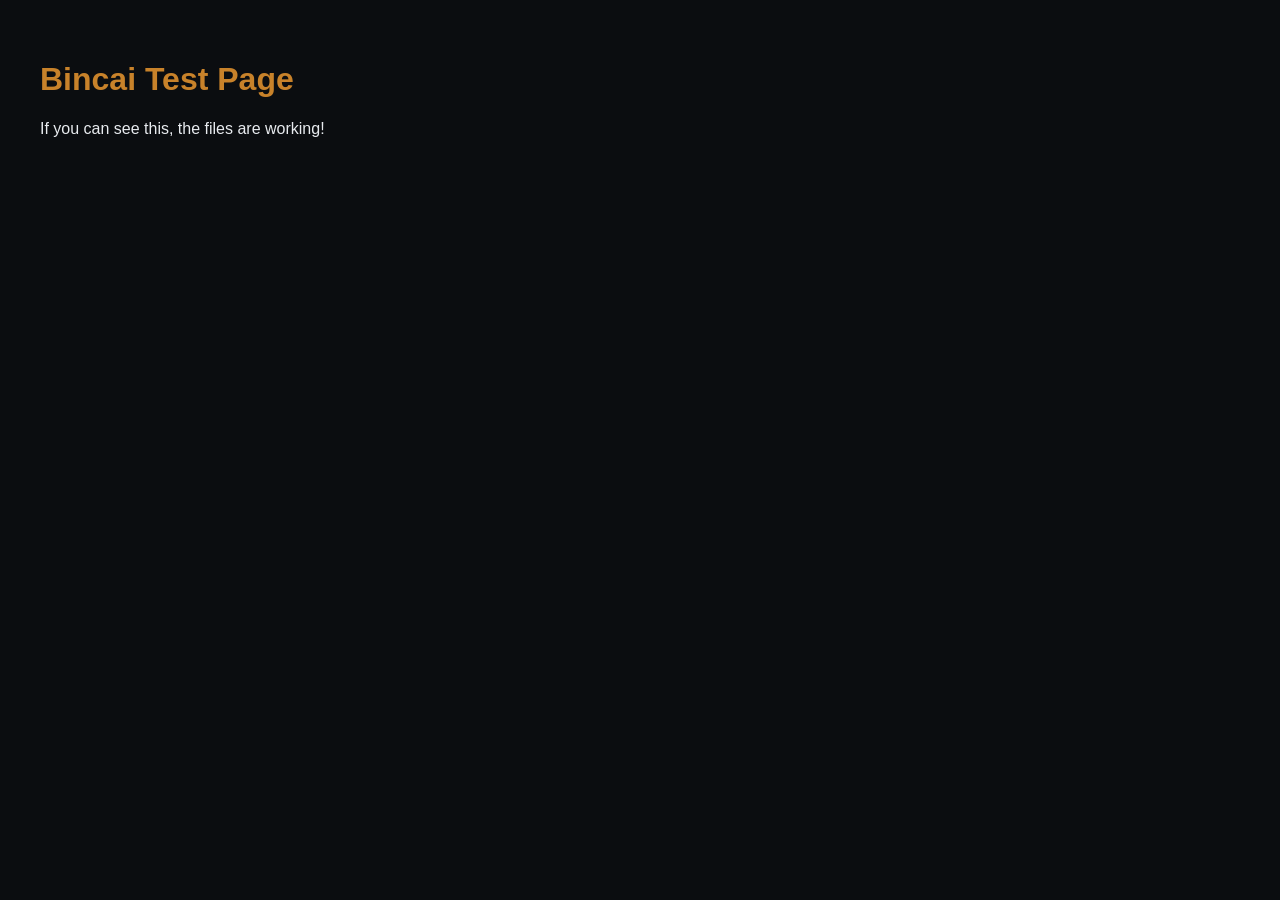
<file: test.html>
<!DOCTYPE html>
<html>
<head>
    <title>Bincai Test</title>
    <style>
        body { 
            background: #0B0D10; 
            color: #E8EBEF; 
            font-family: Arial; 
            padding: 2rem;
        }
        h1 { color: #C8822A; }
    </style>
</head>
<body>
    <h1>Bincai Test Page</h1>
    <p>If you can see this, the files are working!</p>
</body>
</html>
</file>
<file: styles.css>
:root{
  /* Palette (light minimal) */
  --bg:#FFFFFF;
  --text:#0B0B0B;
  --muted:#6A6A6A;
  --card:#F7F7F7;
  --line:#E5E5E5;
  --blue:#63A7F9; /* glowing blue stays */
  --orange:#E06A3C; /* brand warm accent */
  --teal:#45D4D4; /* support accent */
  --slate:#C9C9C9;
  --maxw:960px;
}

*{box-sizing:border-box}
html,body{height:100%}
body{
  margin:0; background:var(--bg); color:var(--text);
  font-family:'Inter',system-ui,-apple-system,Segoe UI,Roboto,Ubuntu,'Helvetica Neue',Arial,sans-serif;
  -webkit-font-smoothing:antialiased; -moz-osx-font-smoothing:grayscale;
  line-height:1.6;
}

a{color:inherit}
.wrap{max-width:var(--maxw); margin:0 auto; padding:0 24px}

/* Header */
header{position:sticky; top:0; z-index:40; backdrop-filter:saturate(130%) blur(12px); background:rgba(255,255,255,.8); border-bottom:1px solid var(--line)}
.nav{display:flex; align-items:center; height:68px; width:100%}
.brand{display:flex; align-items:center; gap:12px; font-weight:700; letter-spacing:.2px; flex:0 0 auto}
.dot{width:12px; height:12px; border-radius:999px; background:var(--blue); box-shadow:0 0 22px rgba(99,167,249,.55)}
.brand span{font-size:18px}
.nav > div:last-child{display:flex; align-items:center; margin-left:auto; flex:0 0 auto}
.nav a.btn{margin-left:14px}

/* Buttons */
.btn{display:inline-flex; align-items:center; gap:8px; border-radius:12px; padding:8px 14px; font-weight:600; text-decoration:none; border:1px solid transparent; transition:.2s ease}
.btn-primary{background:var(--blue); color:#021528; border:1px solid rgba(2,21,40,.12); box-shadow:0 6px 18px rgba(99,167,249,.25)}
.btn-primary:hover{transform:translateY(-1px)}
.btn-ghost{color:var(--text); border-color:var(--line); background:#fff} 
.btn-ghost:hover{background:#F4F7FF; border-color:rgba(99,167,249,.35)}

/* Hero */
.hero{padding:96px 0 72px; border-bottom:1px solid var(--line)}
.hero h1{font-size:clamp(36px,6vw,56px); line-height:1.08; margin:0 0 18px; font-weight:700; letter-spacing:-.02em}
.hero p.sub{font-size:clamp(16px,2.2vw,20px); color:var(--muted); margin:0 0 14px}

.actions{display:flex; gap:14px; flex-wrap:wrap}

/* Capacity section */
section{padding:64px 0; background:#FFFFFF;}
h2{font-size:clamp(24px,3.2vw,32px); line-height:1.2; margin:0 0 10px}
p.lead{color:var(--muted); margin:0 0 22px}
.grid-2{display:grid; grid-template-columns:1.1fr .9fr; gap:48px}
.pill{display:inline-block; padding:6px 10px; border-radius:999px; background:#fff; border:1px solid var(--line); color:#6B7280; font-size:12px; letter-spacing:.3px; text-transform:uppercase}
ul.clean{list-style:none; padding:0; margin:22px 0 0}
ul.clean li{display:flex; align-items:flex-start; gap:10px; padding:8px 0; color:#374151}
ul.clean li:before{content:''; width:7px; height:7px; border-radius:999px; background:var(--orange); display:inline-block; margin-top:9px}

/* ROI block */
.roi{padding:72px 0; border-block:1px solid var(--line); background:#FFFFFF;} 
.roi .card{background:#fff; border:1px solid var(--line); border-radius:14px; padding:18px; box-shadow:0 4px 18px rgba(0,0,0,.04)}
.card h3{margin:0 0 6px; font-size:18px}
.index{width:28px; height:28px; display:inline-grid; place-items:center; border-radius:999px; background:var(--blue); color:#021528; font-weight:600; border:1px solid rgba(99,167,249,.35); margin-right:10px;}

/* Reassurance */
.bar{height:1px; background:linear-gradient(90deg, transparent, var(--orange), transparent); opacity:.65}

/* Footer */
footer{padding:48px 0 64px; border-top:1px solid var(--line); color:#B9B9B9}
footer .row{display:flex; align-items:center; justify-content:space-between; gap:16px; flex-wrap:wrap}
.tiny{font-size:12px; opacity:.65}

/* Responsive */
@media (max-width:900px){
  .grid-2{grid-template-columns:1fr; gap:22px}
  .cards{grid-template-columns:1fr}
  .hero{padding:64px 0 40px}
  .logo-row{grid-template-columns:repeat(3, minmax(0,1fr))}
  .calc .row{grid-template-columns:1fr}
}

/* Integrations */
.integrations .grid{display:grid; grid-template-columns:repeat(2,1fr); gap:16px}
.integrations .bucket{background:var(--card); border:1px solid var(--line); border-radius:16px; padding:22px}
.integrations .bucket h3{margin:0 0 6px; font-size:18px}
.logo-row{margin-top:16px; display:grid; grid-template-columns:repeat(4, minmax(0,1fr)); gap:16px}
.logo{border:1px solid var(--line); border-radius:12px; padding:10px 12px; text-align:center; color:#4B5563; font-size:13px; background:#fff}
.logo img, img.logo{max-width:100%; height:60px; object-fit:contain; border:none; border-radius:0; padding:12px; background:transparent}
.calc{margin-top:22px}
.calc .row{display:grid; grid-template-columns:repeat(3,1fr); gap:12px}
.calc label{display:block; font-size:12px; color:#C9CDD2; margin-bottom:6px}
.calc input{width:100%; background:#fff; border:1px solid var(--line); border-radius:10px; padding:10px 12px; color:var(--text)}
.calc .result{margin-top:14px; background:#fff; border:1px solid var(--line); border-radius:12px; padding:12px}

/* Stat bar */
.statbar{border-bottom:1px solid var(--line); background:#FAFBFF}
.stats-row{display:grid; grid-template-columns:repeat(3,1fr); gap:18px; align-items:stretch}
.stat-box{background:#fff; border:1px solid var(--line); border-radius:14px; padding:24px; text-align:center; position:relative; box-shadow:0 4px 18px rgba(0,0,0,.04)}
.stat-box .num{display:block; font-size:clamp(28px,5vw,40px); font-weight:600; letter-spacing:-.02em; margin-bottom:6px}
.stat-box .label{color:#6B7280; font-size:12px}

/* Tooltip */
.stat-box[data-tip]:after{content:attr(data-tip); position:absolute; left:50%; transform:translate(-50%, 8px); bottom:-8px; width:max-content; max-width:260px; background:#111827; color:#F9FAFB; font-size:12px; padding:8px 10px; border-radius:8px; opacity:0; pointer-events:none; transition:.15s ease; box-shadow:0 8px 18px rgba(0,0,0,.18)}
.stat-box:hover:after{opacity:1; transform:translate(-50%, 12px)}

.lead-form{display:flex; gap:10px; align-items:center; justify-content:center; max-width:520px; margin:10px auto 0}
.lead-input{flex:1; min-width:220px; max-width:320px; background:#fff; border:1px solid var(--line); border-radius:10px; padding:8px 12px; color:var(--text)}

/* Improve readability in lower sections */
.integrations{background:#FFFFFF; border-top:1px solid var(--line); border-bottom:1px solid var(--line);}
footer{color:#6B7280}

/* Cards */
.cards{display:grid; grid-template-columns:repeat(auto-fit, minmax(280px, 1fr)); gap:2rem; margin-top:1.2rem}
.card{position:relative; padding:1.6rem 1.2rem 1.3rem 1.2rem; background:var(--card); border:1px solid var(--line); border-radius:18px; transition:.18s all ease; box-shadow: 0 2px 16px 0 rgba(0,0,0,0.04); min-width:0; z-index:1}
.card:hover{transform: translateY(-4px) scale(1.01); border-color:var(--blue); box-shadow: 0 6px 24px rgba(99,167,249,.15)}
.card h3{margin:.1rem 0 .4rem; font-size:1.18rem}
.card p{color:var(--muted)}

/* ROI Section fixes */
.roi .card .stat{font-size:1.1rem; font-weight:600; color:var(--text); margin-bottom:8px}
.roi .card .muted{color:var(--muted); font-size:0.95rem}
</file>
